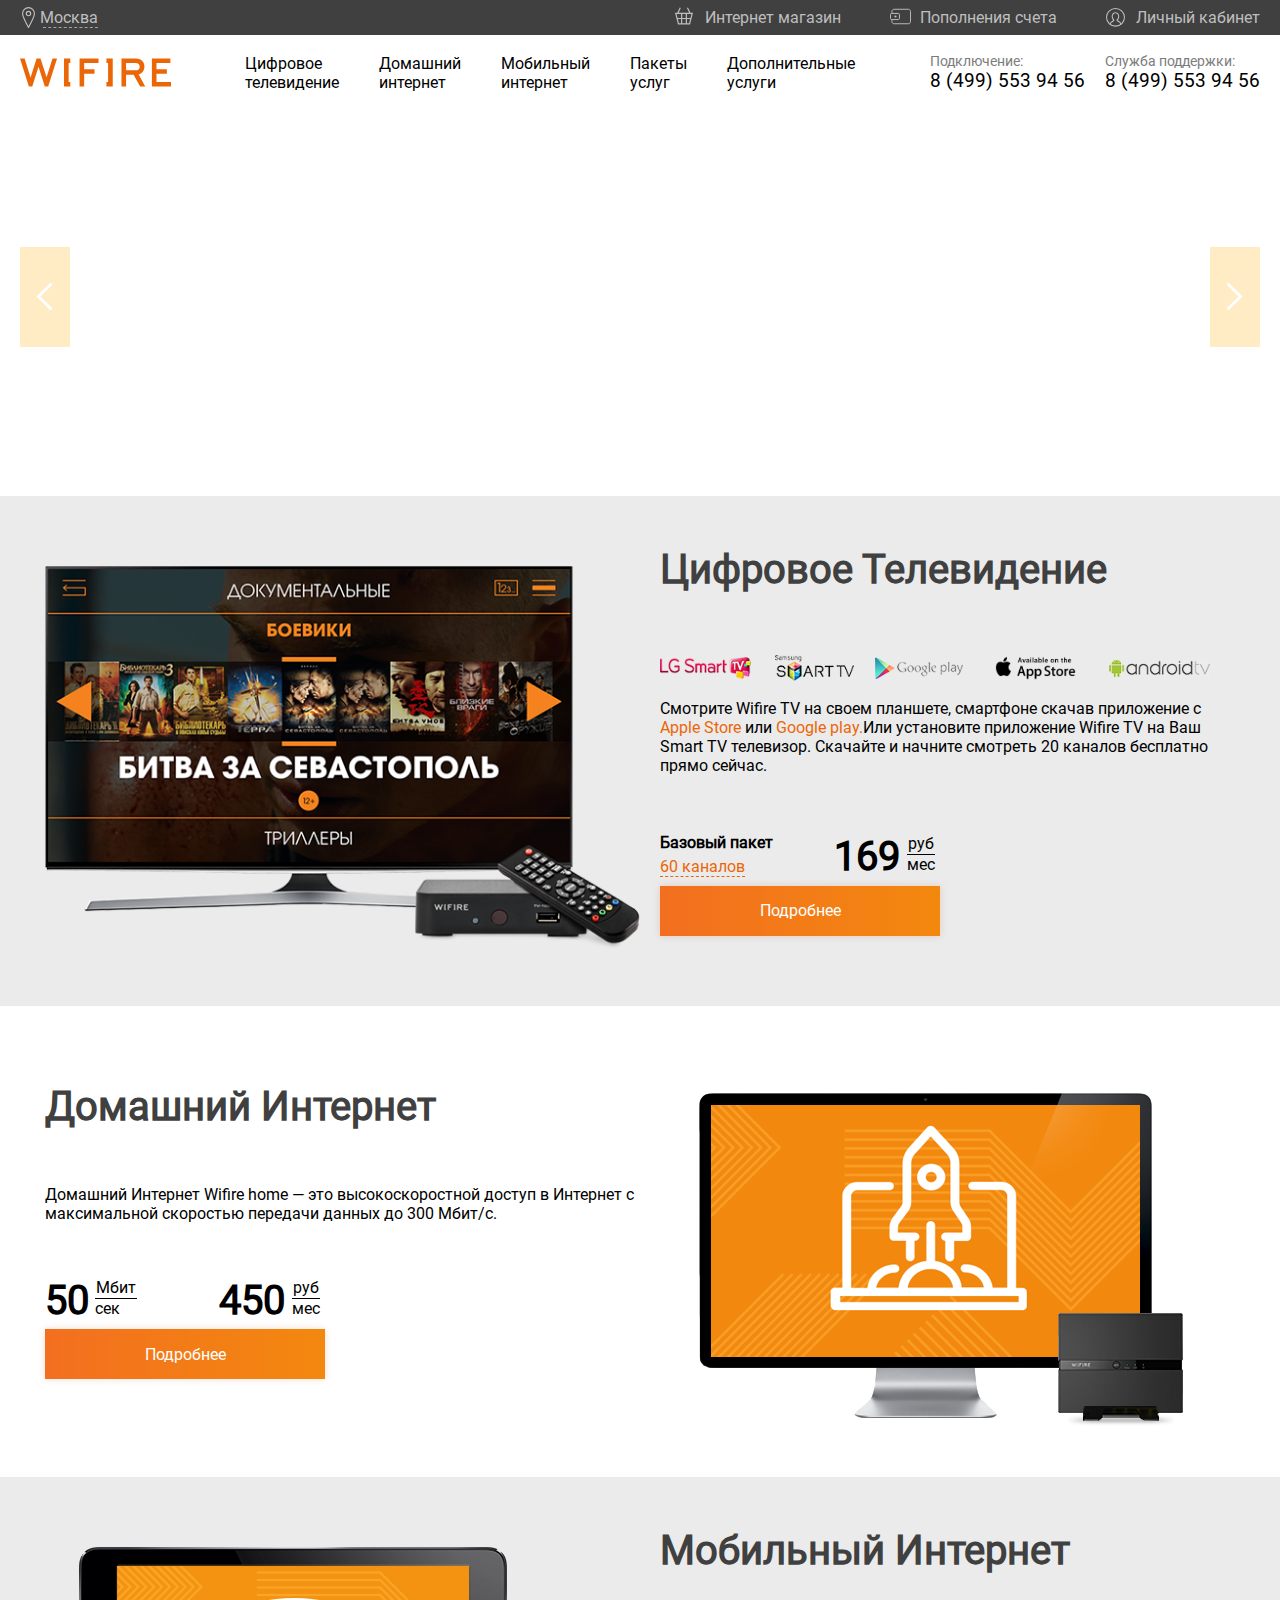
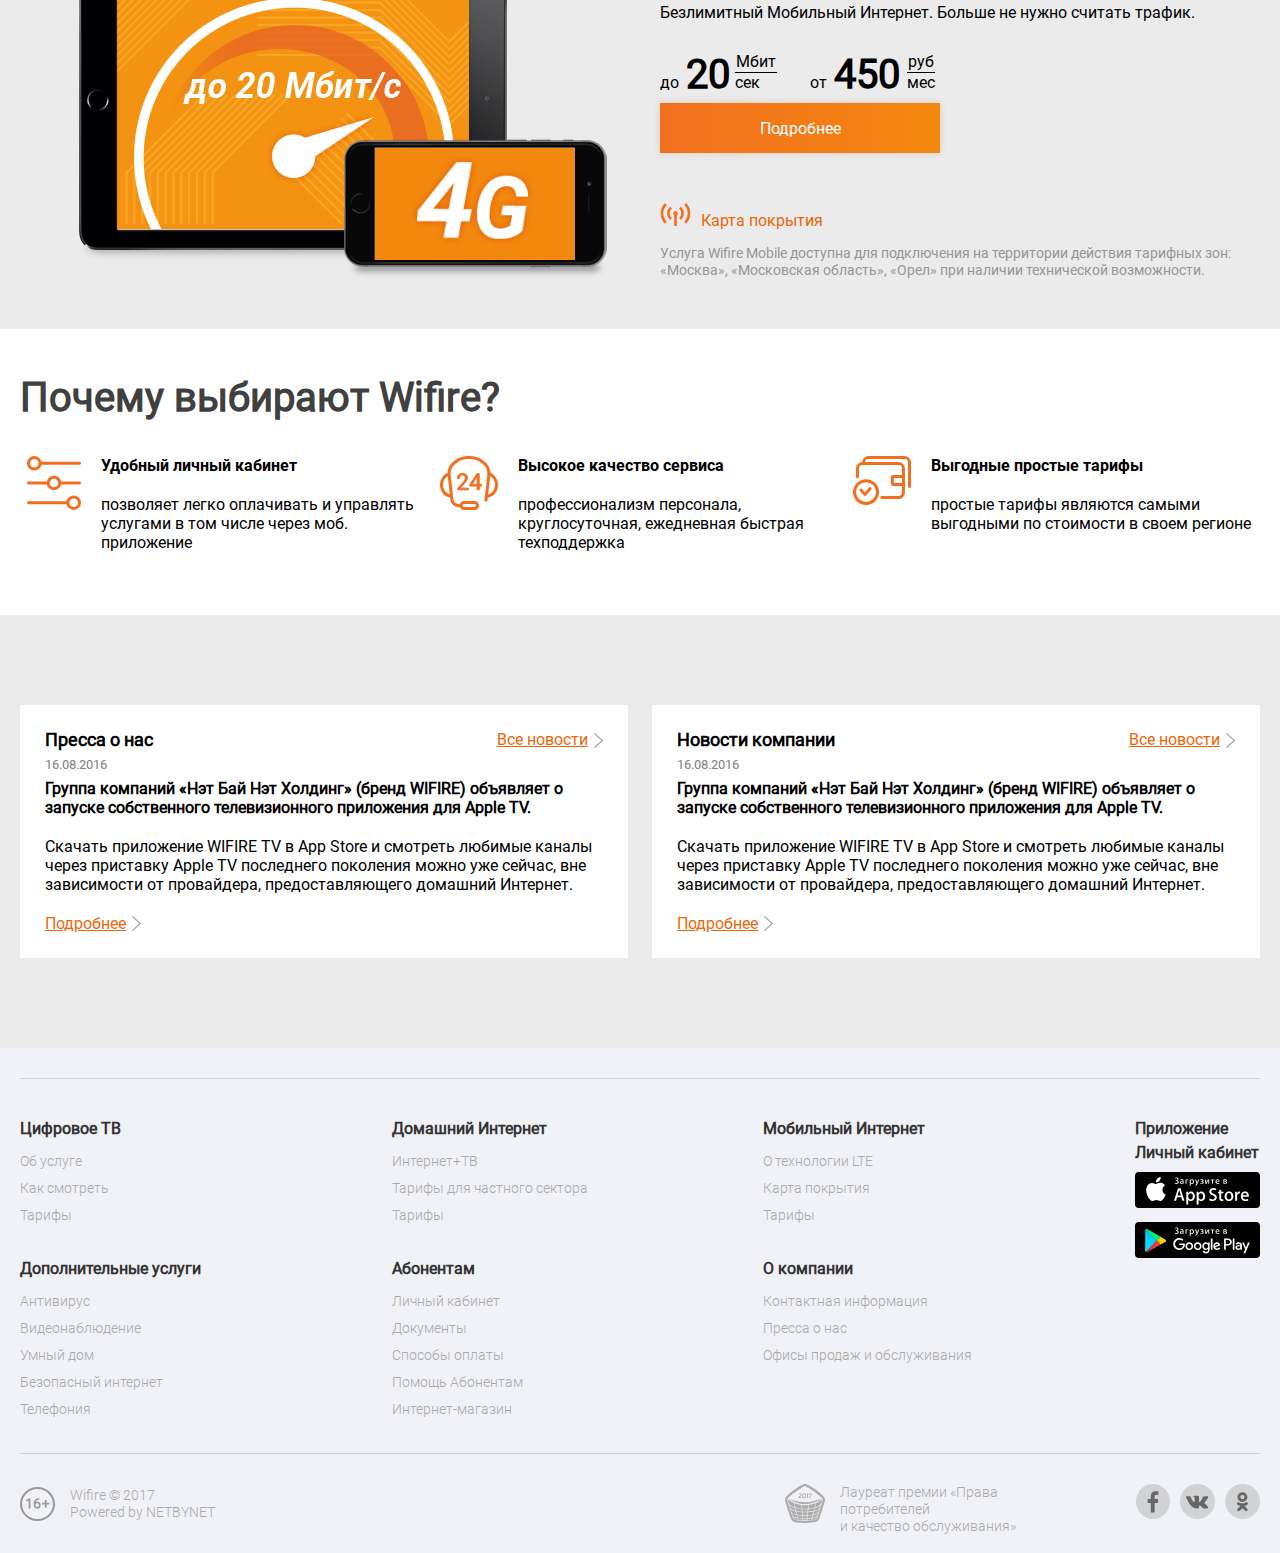
<file: WiFire/index.html>
<!DOCTYPE html>
<head>
	<meta charset="utf-8">
	<title>Заголовок</title>
	<meta name="description" content="">
	<meta http-equiv="X-UA-Compatible" content="IE=edge">
	<meta name="viewport" content="initial-scale=1, maximum-scale=1, user-scalable=no">
	<link rel="stylesheet" href="css/_main_page.min.css">
	<link rel="stylesheet" href="css/owl.carousel_main.css">
</head>
<html>
<body>
	<div class="wrap_menu_header">
		<div class="wrap_header_top_menu">
			<div class="container">
				<div class="menu_header">
					<div class="header_top">
						<div class="city">
							<a href="#">Москва</a>
						</div>
						<div class="panel_right mb_hidden">
							<a href="#" class="internet_shop">Интернет магазин</a>
							<a href="#" class="refill">Пополнения счета</a>
							<a href="#" class="personal_account">Личный кабинет</a>
						</div>
						<div class="panel_phone_tablet ds_hidden mb_hidden">
							<div class="wrap_panel_phone">
								<p>Подключение:<br/><span>8 (499) 553 94 56</span></p>
								<p>Служба поддержки:<br/><span>8 (499) 553 94 56</span></p>
							</div>	
						</div>
						<div class="panel_right_mobile ds_hidden tb_hidden">
							<div class="wrap_panel_mobile">
								<img src="img/header/pay.svg" alt="">
								<img src="img/header/lk.svg" class="lk_mobile" alt="">
							</div>
						</div>
					</div>
				</div>
			</div><!--end container-->
		</div><!--end wrap_header_top_menu-->
		<div class="wrap_header_bottom_menu">
			<div class="container">
				<div class="header_bottom_menu">
					<div class="logo">
						<img src="img/header/logo.svg" alt="">
					</div>
					<div class="wrap_menu mb_hidden">
						<div class="menu">
						<a href="#">Цифровое <br/> телевидение</a>
						<a href="#">Домашний <br/> интернет</a>
						<a href="#">Мобильный <br/> интернет</a>
						<a href="#">Пакеты <br/> услуг</a>
						<a href="#">Дополнительные <br/> услуги</a>
						</div>
					</div>
					<div class="panel_phone mb_hidden tb_hidden">
						<div class="wrap_panel_phone">
							<p>Подключение:<br/><span>8 (499) 553 94 56</span></p>
							<p>Служба поддержки:<br/><span>8 (499) 553 94 56</span></p>
						</div>	
					</div>
					<div class="wrap_panel_right_mobile ds_hidden tb_hidden">
						<div class="panel_right_mobile">
							<div class="phone" data-sidemenu="side_menu" data-current="side_phone">
								<img src="img/header/phone.svg" alt="">
							</div>
							<div class="wrap_burger">
								<a class="burger" data-sidemenu="side_phone" data-current="side_menu">
									<span></span>
								</a>
							</div>
						</div>
					</div>
				</div><!--end header_bottom_menu-->
			</div><!--end container-->
		</div><!--end wrap_header_bottom_menu-->		
	</div><!--end wrap-menu-header-->
	<div class="wrap">
		<div class="wrap_sidemenu ds_hidden tb_hidden">
			<div class="sidemenu">
				<ul class="side_menu">
					<li class="has-children">
						<a href="#">
							 Цифровое телевидение
						</a>
						<ul>
							<li><a href="history.html">История</a></li>
						</ul>
					</li>
					<li class="has-children">
						<a href="#">
							Домашний интернет
						</a>
						<ul>
							<li><a href="history.html">История</a></li>
						</ul>
					</li>
					<li>
						<a href="history.html">
							Мобильный интернет
						</a>
					</li>
					<li>
						<a href="history.html">
							Пакет услуг
						</a>
					</li>
					<li>
						<a href="history.html">
							Дополнительные услугу
						</a>
					</li>
				</ul>
				<ul class="side_phone">
					<li>
						<p>Подключение:</p><a href="#">8 (495) 553 94 56</a>
	 				</li>
	 				<li>
						<p>Служба поддержки:</p><a href="#">8 (495) 553 94 56</a>
	 				</li>
				</ul>
			</div>
		</div><!--end wrap_sidemenu-->
		<div class="wrap_banner">
			<div class="container">
				<div class="banner" style="background: url(https://www.wifire.ru/gwd/zima_2/fon.png) no-repeat">
					<!-- <iframe src="banner.html" frameborder="0"></iframe> -->
					<div class="owl-carousel owl-theme">
						<div class="item">
							<div class="mb_hidden">
								<iframe src="./slider/Banner/life_control/index.html" frameborder="0"></iframe>
							</div>
							<div class="tb_hidden ds_hidden">
								<img src="./slider/Banner/life_control/lc_mob.png" alt="">
							</div>
						</div>
						<div class="item">
							<div class="mb_hidden">
								<iframe src="./slider/Banner/cashe_back/index.html" frameborder="0"></iframe>
							</div>
							<div class="tb_hidden ds_hidden">
								<img src="./slider/Banner/cashe_back/mob_cashback_v1.png" alt="">
							</div>
						</div>
						<div class="item">
							<div class="mb_hidden">
								<iframe src="./slider/Banner/auto_pay/index.html" frameborder="0"></iframe>
							</div>
							<div class="tb_hidden ds_hidden">
								<img src="./slider/Banner/auto_pay/avtoplateg_mob_v1.png" alt="">
							</div>
						</div>					
					</div>		
				</div>
			</div>
		</div><!--end wrap_banner-->
		<div class="wrap_container_digital_tv">
	<div class="container">
		<div class="wrap_digital_tv">
			<div class="item tv">
			<div>
				<img src="img/main/tv.png" alt="">
			</div>		
			</div>
			<div class="item info">
				<h1>Цифровое Телевидение</h1>
				<div>
				<div class="wrap_imgs">
					<li><a href="#"><img src="img/main/lg.png" alt=""></a></li>
					<li><a href="#"><img src="img/main/samrt.png" alt=""></a></li>
					<li><a href="#"><img src="img/main/Google.png" alt=""></a></li>
					<li><a href="#"><img src="img/main/app.png" alt=""></a></li>
					<li><a href="#"><img src="img/main/android.png" alt=""></a></li>
				</div>
				<p>
				Смотрите Wifire TV на своем планшете, смартфоне скачав приложение с <a href="#">Apple Store</a>  или <a href="">Google play.</a>Или установите приложение Wifire TV на Ваш Smart TV телевизор. Скачайте и начните смотреть 20 каналов бесплатно прямо сейчас.</p>
				</div>				
				<div class="price">
					<div class="left">
						<p>Базовый пакет</p>
						<p><a href="#">60 каналов</a></p>
					</div>
					<div class="right">
						<span>169</span>
						<div class="rub">
							<p>руб</p>
							<p>мес</p>
						</div>
					</div>
					<button>Подробнее</button>
				</div>
			</div>

		</div>
	</div>
</div><!--end wrap_container_digital_tv-->
	<div class="wrap_container_home_internet">
		<div class="container">
			<div class="wrap_home_internet">
				<div class="item info">
				<h1>Домашний Интернет</h1>
					<div>
						<!-- <h1>Домашний Интернет</h1> -->
						<p>Домашний Интернет Wifire home — это высокоскоростной доступ в Интернет с максимальной скоростью передачи данных до 300 Мбит/с.</p>
					</div>
				<div class="price">
						<div class="left">
							<span>50</span>
							<div class="rub">
								<p>Мбит</p>
								<p>сек</p>
							</div>
						</div>
						<div class="right">
							<span>450</span>
							<div class="rub">
								<p>руб</p>
								<p>мес</p>
							</div>
						</div>
						<button>Подробнее</button>
					</div>
				</div>
				<div class="item tv">
					<div>
						<img src="img/main/internet.png" alt="">
					</div>		
				</div>
			</div>
		</div>
	</div>
	<div class="wrap_container_mobile_internet">
		<div class="container">
			<div class="wrap_mobile_internet">
					<div class="item tv">
						<div>
							<img src="img/main/lte.png" alt="">
						</div>	
					</div>
					<div class="item info">
					<h1>Мобильный Интернет</h1>
						<div>
							<p>Безлимитный Мобильный Интернет. Больше не нужно считать трафик.</p>
						</div>
						<div class="price">
							<div class="left">
								<em>до</em><span>20</span>
								<div class="rub">
									<p>Мбит</p>
									<p>сек</p>
								</div>
							</div>
							<div class="right">
								<em>от</em><span>450</span>
								<div class="rub">
									<p>руб</p>
									<p>мес</p>
								</div>
							</div>
							<button>Подробнее</button>
						</div>
						<div class="antena">
							<img src="img/main/antena.png" alt=""><a href="#">Карта покрытия</a>
							<p>Услуга Wifire Mobile доступна для подключения на территории действия тарифных зон: «Москва», «Московская область», «Орел» при наличии технической возможности.</p>
						</div>
					</div>
				</div>
			</div>
		</div>
	<div class="wrap_why_we">
		<div class="container">
			<div class="why_we">
				<h2>Почему выбирают Wifire?</h2>
				<div class="wrap_item">
					<div class="item">
						<img src="img/main/lk.svg" alt="">
						<h3>Удобный личный кабинет</h3>
						<p>позволяет легко оплачивать и  управлять услугами в том числе через моб. приложение</p>
					</div>
					<div class="item">
						<img src="img/main/servis.svg" alt="">
						<h3>Высокое качество сервиса</h3>
						<p>профессионализм персонала, круглосуточная, ежедневная 
			быстрая техподдержка</p>
					</div>
					<div class="item">
						<img src="img/main/tarifi.svg" alt="">
						<h3>Выгодные простые тарифы</h3>
						<p>простые тарифы являются самыми выгодными по стоимости в своем
			регионе</p>
					</div>
				</div>
			</div>
		</div>
	</div>
	<div class="wrap_news">
		<div class="container">
			<div class="news">
				<div class="item">
					<header><h2>Пресса о нас</h2><a href="#">Все новости</a></header>
					<div class="content">
						<div class="date">16.08.2016</div>
						<h4>Группа компаний «Нэт Бай Нэт Холдинг» (бренд WIFIRE) объявляет о запуске собственного телевизионного приложения для Apple TV.</h4>
						<p>Скачать приложение WIFIRE TV в App Store и смотреть любимые каналы через приставку Apple TV последнего поколения можно уже сейчас, вне зависимости 
	от провайдера, предоставляющего домашний Интернет.</p>
						<a href="#">Подробнее</a>
					</div>
				</div>
				<div class="item">
					<header><h2>Новости компании</h2><a href="#">Все новости</a></header>
					<div class="content">
						<div class="date">16.08.2016</div>
						<h4>Группа компаний «Нэт Бай Нэт Холдинг» (бренд WIFIRE) объявляет о запуске собственного телевизионного приложения для Apple TV.</h4>
						<p>Скачать приложение WIFIRE TV в App Store и смотреть любимые каналы через приставку Apple TV последнего поколения можно уже сейчас, вне зависимости 
	от провайдера, предоставляющего домашний Интернет.</p>
						<a href="#">Подробнее</a>
					</div>
				</div>
			</div>
		</div>
	</div>
	<footer>
			<div class="container">
				<div class="wrap_items mb_hidden">
					<div class="items">
						<div class="item">
							<h3>Цифровое ТВ</h3>
							<a href="#">Об услуге</a>
							<a href="#">Как смотреть</a>
							<a href="#">Тарифы</a>
						</div>
						<div class="item">
							<h3>Домашний Интернет</h3>
							<a href="#">Интернет+ТВ</a>
							<a href="#">Тарифы для частного сектора</a>
							<a href="#">Тарифы</a>
						</div>
						<div class="item">
							<h3>Мобильный Интернет</h3>
							<a href="#">О технологии LTE</a>
							<a href="#">Карта покрытия</a>
							<a href="#">Тарифы</a>
						</div>
						<div class="item">
							<h3>Дополнительные услуги</h3>
							<a href="#">Антивирус</a>
							<a href="#">Видеонаблюдение</a>
							<a href="#">Умный дом</a>
							<a href="#">Безопасный интернет</a>
							<a href="#">Телефония</a>
						</div>
						<div class="item">
							<h3>Абонентам</h3>
							<a href="#">Личный кабинет</a>
							<a href="#">Документы</a>
							<a href="#">Способы оплаты</a>
							<a href="#">Помощь Абонентам</a>
							<a href="#">Интернет-магазин</a>
						</div>
						<div class="item">
							<h3>О компании</h3>
							<a href="#">Контактная информация</a>
							<a href="#">Пресса о нас</a>
							<a href="#">Офисы продаж и обслуживания</a>
						</div>
					</div>
					<div class="items">
						<div class="item app">
							<h3>Приложение</h3>
							<h3>Личный кабинет</h3>
							<a href="#"><img src="img/App_Store.svg" alt=""></a>
							<a href="#"><img src="img/Google_Play.svg" alt=""></a>
						</div>
					</div>
				</div>
				<div class="footer_mobile ds_hidden tb_hidden">
					<ul class="footer_menu">
						<li class="has-children">
							<a href="#">
								 Цифровое ТВ
							</a>
							<ul>
								<li><a href="#">Об услуге</a></li>
								<li><a href="#">Как смотреть</a></li>
								<li><a href="#">Тарифы</a></li>
							</ul>
						</li>
						<li class="has-children">
							<a href="#">
								Домашний Интернет
							</a>
							<ul>
								<li><a href="#">Интернет+ТВ</a></li>
								<li><a href="#">Тарифы для частного сектора</a></li>
								<li><a href="#">Тарифы</a></li>
							</ul>
						</li>
						<li class="has-children">
							<a href="#">
								Мобильный интернет
							</a>
							<ul>
								<li><a href="#">О технологии LTE</a></li>
								<li><a href="#">Карта покрытия</a></li>
								<li><a href="#">Тарифы</a></li>
							</ul>
						</li>
						<li class="has-children">
							<a href="#">
								Дополнительные услуги
							</a>
							<ul>
								<li><a href="#">Антивирус</a></li>
								<li><a href="#">Видеонаблюдение</a></li>
								<li><a href="#">Умный дом</a></li>
								<li><a href="#">Безопасный интернет</a></li>
								<li><a href="#">Телефония</a></li>
							</ul>
						</li>
						<li class="has-children">
							<a href="#">
								Абонентам
							</a>
							<ul>
								<li><a href="#">Личный кабинет</a></li>
								<li><a href="#">Документы</a></li>
								<li><a href="#">Способы оплаты</a></li>
								<li><a href="#">Помощь Абонентам</a></li>
								<li><a href="#">Интернет-магазин</a></li>
							</ul>
						</li>
						<li class="has-children">
							<a href="#">
								О компании
							</a>
							<ul>
								<li><a href="#">Контактная информация</a></li>
								<li><a href="#">Пресса о нас</a></li>
								<li><a href="#">Способы оплаты</a></li>
							</ul>
						</li>
					</ul>
				</div>
				<div class="social">
					<div>
						<img src="img/16.svg" alt="">
						<div class="in_social">
							<p>Wifire &copy; 2017</p>
							<p>Powered by NETBYNET</p>
						</div>
					</div>
					<div>
						<span>
							<a href="#" class="premia"><img src="img/logo_premia.svg" alt="">Лауреат премии «Права потребителей <br/>и качество обслуживания»</a>
						</span>
						<span>
							<a href="#"><img src="img/fb.svg" alt=""></a>
						    <a href="#"><img src="img/vk.svg" alt=""></a>
						    <a href="#"><img src="img/ok.svg" alt=""></a>
						</span>
					</div>
					<div class="ds_hidden tb_hidden">
						<h3>Приложение</h3>
						<h3>Личный кабинет</h3>
						<a href="#"><img src="img/App_Store.svg" alt=""></a>
						<a href="#"><img src="img/Google_Play.svg" alt=""></a>
					</div>
				</div>
			</div>
		</footer>
	</div><!--end wrap-->
	<div class="overlay">
	</div>
</body>
<script src="js/main_page.min.js"></script>
</html>
</file>
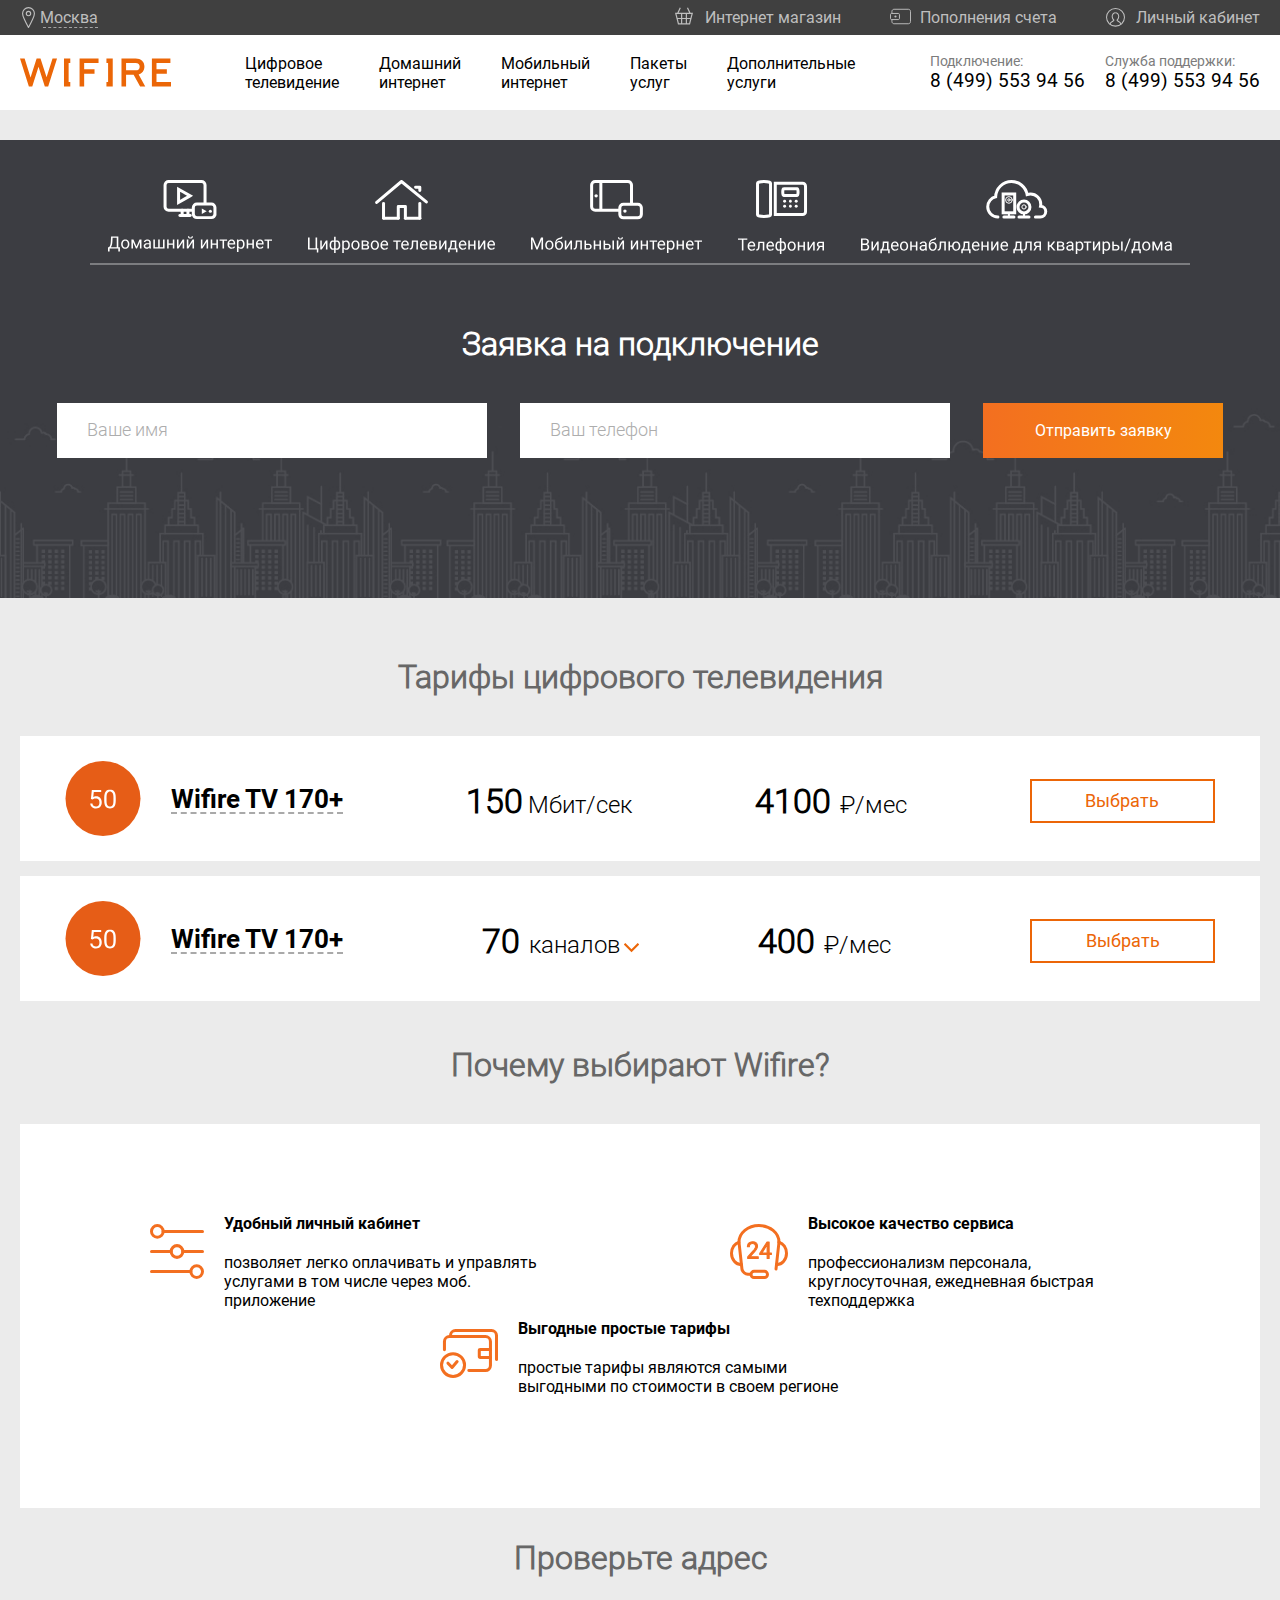
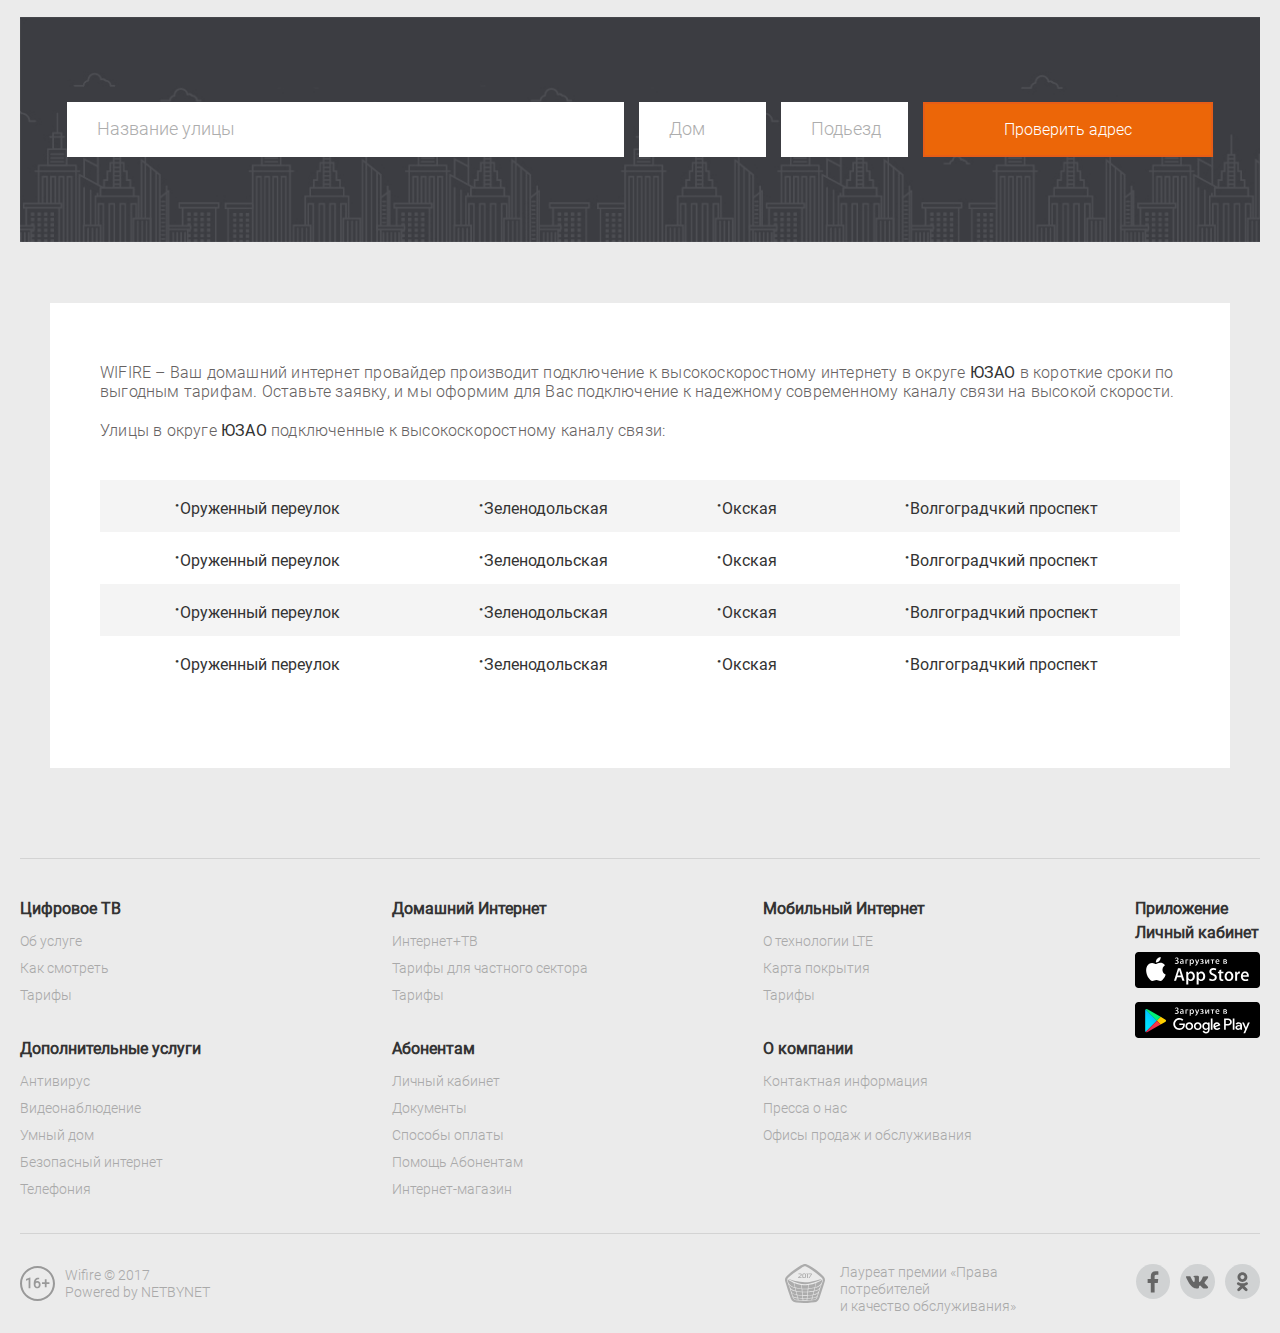
<file: WiFire/generation.html>
<!DOCTYPE html>
<html>
<head>
	<meta charset="utf-8">
	<title>Заголовок</title>
	<meta name="description" content="">
	<meta http-equiv="X-UA-Compatible" content="IE=edge">
	<meta name="viewport" content="initial-scale=1, maximum-scale=1, user-scalable=no">
	<link rel="stylesheet" href="css/_generate_page.min.css">
	<link rel="stylesheet" href="css/owl.carousel_generate.css">
</head>
<body>
	<div class="wrap_menu_header">
		<div class="wrap_header_top_menu">
			<div class="container">
				<div class="menu_header">
					<div class="header_top">
						<div class="city">
							<a href="#">Москва</a>
						</div>
						<div class="panel_right mb_hidden">
							<a href="#" class="internet_shop">Интернет магазин</a>
							<a href="#" class="refill">Пополнения счета</a>
							<a href="#" class="personal_account">Личный кабинет</a>
						</div>
						<div class="panel_phone_tablet ds_hidden mb_hidden">
							<div class="wrap_panel_phone">
								<p>Подключение:<br/><span>8 (499) 553 94 56</span></p>
								<p>Служба поддержки:<br/><span>8 (499) 553 94 56</span></p>
							</div>	
						</div>
						<div class="panel_right_mobile ds_hidden tb_hidden">
							<div class="wrap_panel_mobile">
								<img src="img/header/pay.svg" alt="">
								<img src="img/header/lk.svg" class="lk_mobile" alt="">
							</div>
						</div>
					</div>
				</div>
			</div><!--end container-->
		</div><!--end wrap_header_top_menu-->
		<div class="wrap_header_bottom_menu">
			<div class="container">
				<div class="header_bottom_menu">
					<div class="logo">
						<img src="img/header/logo.svg" alt="">
					</div>
					<div class="wrap_menu mb_hidden">
						<div class="menu">
						<a href="#">Цифровое <br/> телевидение</a>
						<a href="#">Домашний <br/> интернет</a>
						<a href="#">Мобильный <br/> интернет</a>
						<a href="#">Пакеты <br/> услуг</a>
						<a href="#">Дополнительные <br/> услуги</a>
						</div>
					</div>
					<div class="panel_phone mb_hidden tb_hidden">
						<div class="wrap_panel_phone">
							<p>Подключение:<br/><span>8 (499) 553 94 56</span></p>
							<p>Служба поддержки:<br/><span>8 (499) 553 94 56</span></p>
						</div>	
					</div>
					<div class="wrap_panel_right_mobile ds_hidden tb_hidden">
						<div class="panel_right_mobile">
							<div class="phone" data-sidemenu="side_menu" data-current="side_phone">
								<img src="img/header/phone.svg" alt="">
							</div>
							<div class="wrap_burger">
								<a class="burger" data-sidemenu="side_phone" data-current="side_menu">
									<span></span>
								</a>
							</div>
						</div>
					</div>
				</div><!--end header_bottom_menu-->
			</div><!--end container-->
		</div><!--end wrap_header_bottom_menu-->		
	</div><!--end wrap-menu-header-->
	<div class="wrap">
		<div class="wrap_sidemenu ds_hidden tb_hidden">
			<div class="sidemenu">
				<ul class="side_menu">
					<li class="has-children">
						<a href="#">
							 Цифровое телевидение
						</a>
						<ul>
							<li><a href="history.html">История</a></li>
						</ul>
					</li>
					<li class="has-children">
						<a href="#">
							Домашний интернет
						</a>
						<ul>
							<li><a href="history.html">История</a></li>
						</ul>
					</li>
					<li>
						<a href="history.html">
							Мобильный интернет
						</a>
					</li>
					<li>
						<a href="history.html">
							Пакет услуг
						</a>
					</li>
					<li>
						<a href="history.html">
							Дополнительные услугу
						</a>
					</li>
				</ul>
				<ul class="side_phone">
					<li>
						<p>Подключение:</p><a href="#">8 (495) 553 94 56</a>
	 				</li>
	 				<li>
						<p>Служба поддержки:</p><a href="#">8 (495) 553 94 56</a>
	 				</li>
				</ul>
			</div>
		</div><!--end wrap_sidemenu-->
		<div class="wrap_banner">
			<div class="container">
				<div class="banner">
					<!-- <iframe src="banner.html" frameborder="0"></iframe> -->
				</div>
			</div>
		</div><!--end wrap_banner-->
		<div class="wrap_generate_page_send_order">
			<div class="container">
				<div class="tabs tb_hidden mb_hidden">
					<div class="wrap_li">
						<li class="tab">
							<a href="#"><img src="img/generatePage/cifrovoe tv_txt.svg"></a>
						</li>
						<li class="tab">
							<a href="#"><img src="img/generatePage/dom_int_txt.svg"></a>
						</li>
						<li class="tab">
							<a href="#"><img src="img/generatePage/mob_int_txt.svg"></a>
						</li>
						<li class="tab">
							<a href="#"><img src="img/generatePage/telefonia_txt.svg"></a>
						</li>
						<li class="tab">
							<a href="#"><img src="img/generatePage/wf_camera_txt.svg"></a>
						</li>
					</div>
					<div class="line"></div>
				</div>
				<div class="owl-carousel owl-theme ds_hidden">
					<div class="item">
						<img src="img/generatePage/cifrovoe tv_txt.svg">
						<a href="#">Подробнее</a>
					</div>
					<div class="item">
						<img src="img/generatePage/dom_int_txt.svg">
						<a href="#">Подробнее</a>
					</div>
					<div class="item">
						<img src="img/generatePage/mob_int_txt.svg">
						<a href="#">Подробнее</a>
					</div>
					<div class="item">
						<img src="img/generatePage/telefonia_txt.svg">
						<a href="#">Подробнее</a>
					</div>
					<div class="item">
						<img src="img/generatePage/wf_camera_txt.svg">
						<a href="#">Подробнее</a>
					</div>
				</div>
				<div class="send_order">
					<div class="container">
						<h2 class="generate">Заявка на подключение</h2>
						<div class="wrap_form generate">
							<form action="#" id="form">
							<input type="text" placeholder="Ваше имя">
							<input type="text" id="phone" placeholder="Ваш телефон" required>
							<button type="submit" class="generate">
								Отправить заявку
							</button>
							</form>
						</div>		
					</div>
				</div><!--end send_order-->
			</div>
		</div>
		<div class="wrap_pakets">
			<div class="container">
				<h2>Тарифы цифрового телевидения</h2>
					<div class="wrap_paket">
						<div class="paket">
							<div class="name">
								<img src="img/HomeInternet/50.svg" alt="">
								<span>Wifire TV 170+</span>
							</div>
							<!-- <p class="kanal"><em>70</em> <span>каналов</span></p> -->
							<p class="speed"><em>150</em><span>Мбит/сек</span></p>
							<!-- <p class="trafic"><em>1</em><span>ГБ</span></p> -->
							<p class="price"><em>4100</em> <span>₽/мес</span></p>
							<p class="button"><button>Выбрать</button></p>

						</div>
						<div class="paket">
							<div class="name">
								<img src="img/HomeInternet/50.svg" alt="">
								<span>Wifire TV 170+</span>
							</div>
							<p class="kanal"><em>70</em> <span>каналов</span></p>
							<!-- <p class="speed"><em>50</em><span>Мбит/сек</span></p> -->
							<!-- <p class="trafic"><em>1</em><span>ГБ</span></p> -->
							<p class="price"><em>400</em> <span>₽/мес</span></p>
							<p class="button"><button>Выбрать</button></p>

						</div>
					</div>
				</div>
			</div>
		<div class="why_me">
			<div class="container">
				<h2>Почему выбирают Wifire?</h2>
				<div class="wrap_items">
					<div class="item">
						<div>
							<img src="img/main/lk.svg" alt="">
							<h3>Удобный личный кабинет</h3>
							<p>позволяет легко оплачивать и  управлять услугами в том числе через моб. приложение</p>
						</div>
					</div>
					<div class="item">
						<img src="img/main/servis.svg" alt="">
						<h3>Высокое качество сервиса</h3>
						<p>профессионализм персонала, круглосуточная, ежедневная 
			быстрая техподдержка</p>
					</div>
					<div class="item">
						<img src="img/main/tarifi.svg" alt="">
						<h3>Выгодные простые тарифы</h3>
						<p>простые тарифы являются самыми выгодными по стоимости в своем
			регионе</p>
					</div>
				</div>
			</div>
		</div>
		<div class="check_adress">
			<div class="container">
				<h2>Проверьте адрес</h2>
				<div class="wrap_check_adress">
					<form action="#">
						<input type="text" class="long" placeholder="Название улицы" required>
						<input type="text" class="small" placeholder="Дом" required>
						<input type="text" class="small" placeholder="Подьезд" required>
						<button type="submit">Проверить адрес</button>
					</form>
				</div>
			</div>
		</div>
		<div class="adress">
			<div class="container">
				<div class="wrap_adress">
					<p>WIFIRE – Ваш домашний интернет провайдер производит подключение к высокоскоростному интернету в округе <span>ЮЗАО</span> в короткие сроки по выгодным тарифам. Оставьте заявку, и мы оформим для Вас подключение к надежному современному каналу связи на высокой скорости.</p>
					<p>Улицы в округе <span>ЮЗАО</span> подключенные к высокоскоростному каналу связи:</p>
					<table>
						<tr>
							<td><span>&middot;</span>Оруженный переулок</td>
							<td><span>&middot;</span>Зеленодольская</td>
							<td><span>&middot;</span>Окская</td>
							<td><span>&middot;</span>Волгоградчкий проспект</td>
						</tr>
						<tr>
							<td><span>&middot;</span>Оруженный переулок</td>
							<td><span>&middot;</span>Зеленодольская</td>
							<td><span>&middot;</span>Окская</td>
							<td><span>&middot;</span>Волгоградчкий проспект</td>
						</tr>
						<tr>
							<td><span>&middot;</span>Оруженный переулок</td>
							<td><span>&middot;</span>Зеленодольская</td>
							<td><span>&middot;</span>Окская</td>
							<td><span>&middot;</span>Волгоградчкий проспект</td>
						</tr>
						<tr>
							<td><span>&middot;</span>Оруженный переулок</td>
							<td><span>&middot;</span>Зеленодольская</td>
							<td><span>&middot;</span>Окская</td>
							<td><span>&middot;</span>Волгоградчкий проспект</td>
						</tr>
					</table>
				</div>
				<div class="line"></div>
			</div>
		</div>
		<footer>
			<div class="container">
				<div class="wrap_items mb_hidden">
					<div class="items">
						<div class="item">
							<h3>Цифровое ТВ</h3>
							<a href="#">Об услуге</a>
							<a href="#">Как смотреть</a>
							<a href="#">Тарифы</a>
						</div>
						<div class="item">
							<h3>Домашний Интернет</h3>
							<a href="#">Интернет+ТВ</a>
							<a href="#">Тарифы для частного сектора</a>
							<a href="#">Тарифы</a>
						</div>
						<div class="item">
							<h3>Мобильный Интернет</h3>
							<a href="#">О технологии LTE</a>
							<a href="#">Карта покрытия</a>
							<a href="#">Тарифы</a>
						</div>
						<div class="item">
							<h3>Дополнительные услуги</h3>
							<a href="#">Антивирус</a>
							<a href="#">Видеонаблюдение</a>
							<a href="#">Умный дом</a>
							<a href="#">Безопасный интернет</a>
							<a href="#">Телефония</a>
						</div>
						<div class="item">
							<h3>Абонентам</h3>
							<a href="#">Личный кабинет</a>
							<a href="#">Документы</a>
							<a href="#">Способы оплаты</a>
							<a href="#">Помощь Абонентам</a>
							<a href="#">Интернет-магазин</a>
						</div>
						<div class="item">
							<h3>О компании</h3>
							<a href="#">Контактная информация</a>
							<a href="#">Пресса о нас</a>
							<a href="#">Офисы продаж и обслуживания</a>
						</div>
					</div>
					<div class="items">
						<div class="item app">
							<h3>Приложение</h3>
							<h3>Личный кабинет</h3>
							<a href="#"><img src="img/App_Store.svg" alt=""></a>
							<a href="#"><img src="img/Google_Play.svg" alt=""></a>
						</div>
					</div>
				</div>
				<div class="footer_mobile ds_hidden tb_hidden">
					<ul class="footer_menu">
						<li class="has-children">
							<a href="#">
								 Цифровое ТВ
							</a>
							<ul>
								<li><a href="#">Об услуге</a></li>
								<li><a href="#">Как смотреть</a></li>
								<li><a href="#">Тарифы</a></li>
							</ul>
						</li>
						<li class="has-children">
							<a href="#">
								Домашний Интернет
							</a>
							<ul>
								<li><a href="#">Интернет+ТВ</a></li>
								<li><a href="#">Тарифы для частного сектора</a></li>
								<li><a href="#">Тарифы</a></li>
							</ul>
						</li>
						<li class="has-children">
							<a href="#">
								Мобильный интернет
							</a>
							<ul>
								<li><a href="#">О технологии LTE</a></li>
								<li><a href="#">Карта покрытия</a></li>
								<li><a href="#">Тарифы</a></li>
							</ul>
						</li>
						<li class="has-children">
							<a href="#">
								Дополнительные услуги
							</a>
							<ul>
								<li><a href="#">Антивирус</a></li>
								<li><a href="#">Видеонаблюдение</a></li>
								<li><a href="#">Умный дом</a></li>
								<li><a href="#">Безопасный интернет</a></li>
								<li><a href="#">Телефония</a></li>
							</ul>
						</li>
						<li class="has-children">
							<a href="#">
								Абонентам
							</a>
							<ul>
								<li><a href="#">Личный кабинет</a></li>
								<li><a href="#">Документы</a></li>
								<li><a href="#">Способы оплаты</a></li>
								<li><a href="#">Помощь Абонентам</a></li>
								<li><a href="#">Интернет-магазин</a></li>
							</ul>
						</li>
						<li class="has-children">
							<a href="#">
								О компании
							</a>
							<ul>
								<li><a href="#">Контактная информация</a></li>
								<li><a href="#">Пресса о нас</a></li>
								<li><a href="#">Способы оплаты</a></li>
							</ul>
						</li>
					</ul>
				</div>
				<div class="social">
					<div>
						<img src="img/16.svg" alt="">
						<div class="in_social">
							<p>Wifire &copy; 2017</p>
							<p>Powered by NETBYNET</p>
						</div>
					</div>
					<div>
						<span>
							<a href="#" class="premia"><img src="img/logo_premia.svg" alt="">Лауреат премии «Права потребителей <br/>и качество обслуживания»</a>
						</span>
						<span>
							<a href="#"><img src="img/fb.svg" alt=""></a>
						    <a href="#"><img src="img/vk.svg" alt=""></a>
						    <a href="#"><img src="img/ok.svg" alt=""></a>
						</span>
					</div>
					<div class="ds_hidden tb_hidden">
						<h3>Приложение</h3>
						<h3>Личный кабинет</h3>
						<a href="#"><img src="img/App_Store.svg" alt=""></a>
						<a href="#"><img src="img/Google_Play.svg" alt=""></a>
					</div>
				</div>
			</div>
		</footer>
	</div><!--end wrap-->
	<div class="overlay">
	</div>
</body>
<script src="js/generatePage.min.js"></script>
</html>
</file>
<file: WiFire/css/_main_page.min.css>
@font-face{font-family:RobotoRegular;src:url(../fonts/RobotoRegular/Roboto-Regular.ttf)}@font-face{font-family:RobotoBold;src:url(../fonts/RobotoBold/Roboto-Bold.ttf)}@font-face{font-family:RobotoLight;src:url(../fonts/RobotoLight/Roboto-Light.ttf)}@font-face{font-family:RobotoMedium;src:url(../fonts/RobotoMedium/Roboto-Medium.ttf)}@font-face{font-family:RobotoThin;src:url(../fonts/RobotoThin/Roboto-Thin.ttf)}*{padding:0;margin:0;list-style:none;font-family:RobotoRegular;font-size:1em;outline:0;-webkit-box-sizing:border-box;box-sizing:border-box;-webkit-text-size-adjust:100%;-ms-text-size-adjust:100%;text-size-adjust:100%}body,html{width:100%;overscroll-behavior-x:contain;overflow-x:hidden}.disableScrollMobile{-ms-touch-action:none;touch-action:none}.container{max-width:1400px;width:100%;margin:0 auto}@media all and (max-width:1400px){.container{padding:0 20px}}@media all and (min-width:300px) and (max-width:1024px){.container{padding:0 15px}}@media all and (min-width:1025px){.ds_hidden{display:none!important}}@media all and (min-width:871px) and (max-width:1024px){.tb_hidden{display:none!important}}@media all and (min-width:300px) and (max-width:870px){.mb_hidden{display:none!important}}.overlayVisible{position:fixed;top:86px;width:100%;height:100%;left:0;background:rgba(0,0,0,.7);z-index:100}.popUpVisible{position:fixed;top:0;left:0;width:100%;height:100%;background:rgba(0,0,0,.7);z-index:1000;display:-webkit-box;display:-webkit-flex;display:-ms-flexbox;display:flex;-webkit-box-pack:center;-webkit-justify-content:center;-ms-flex-pack:center;justify-content:center;-webkit-box-align:center;-webkit-align-items:center;-ms-flex-align:center;align-items:center;height:100vh}.error{border:1px solid red!important}.takesPaket{border:2px solid #ec6608}.buttonActive{color:#fff!important;background:#c44f14!important;border:none}.disableScroll{height:100%;overflow:hidden}.wrap{background-color:#eff2f7;padding-top:2px}@media all and (min-width:300px) and (max-width:870px){.wrap{padding-top:83px}}.wrap::before{display:none}@media only screen and (max-width:870px){.wrap::before{content:'mobile'}}@media only screen and (min-width:871px){.wrap::before{content:'tablet'}}@media only screen and (min-width:1025px){.wrap::before{content:'desktop'}}@media all and (min-width:300px) and (max-width:870px){.not_padding{padding-top:0!important}}::-webkit-input-placeholder{color:#adadad;font-size:1.1em;font-family:RobotoLight;padding-left:10px}::-moz-placeholder{color:#adadad}:-moz-placeholder{color:#adadad}.wrap{background:#fff}.burger{height:100%;width:100%;display:-webkit-box;display:-webkit-flex;display:-ms-flexbox;display:flex;-webkit-box-pack:center;-webkit-justify-content:center;-ms-flex-pack:center;justify-content:center;z-index:10;cursor:pointer;overflow:hidden;white-space:nowrap;color:transparent;position:relative}.burger span{position:absolute;top:50%;-webkit-transition:background 0s;transition:background 0s;right:11px}.burger span{display:inline-block;height:2.5px;width:33px;background:#000}.burger span::after,.burger span::before{position:absolute;display:inline-block;height:2.5px;width:33px;background:#000}.burger span::after,.burger span::before{content:"";-webkit-transform:translateZ(0);transform:translateZ(0);-webkit-backface-visibility:hidden;backface-visibility:hidden;-webkit-transform-origin:0 50%;-ms-transform-origin:0 50%;transform-origin:0 50%;-webkit-transition:-webkit-transform .1s;transition:transform .1s}.burger span::before{top:-10px}.burger span::after{top:10px}.nav-mobile-is-visible span{background:rgba(255,255,255,0)}.nav-mobile-is-visible span::after,.nav-mobile-is-visible span::before{background:#fff!important}.nav-mobile-is-visible{background:#ec6608;-webkit-transition:background .1s;transition:background .1s}.nav-mobile-is-visible span::before{-webkit-transform:translateX(4px) translateY(-4px) rotate(45deg);-ms-transform:translateX(4px) translateY(-4px) rotate(45deg);transform:translateX(4px) translateY(-4px) rotate(45deg)}.nav-mobile-is-visible span::after{-webkit-transform:translateX(3px) translateY(-1px) rotate(-45deg);-ms-transform:translateX(3px) translateY(-1px) rotate(-45deg);transform:translateX(3px) translateY(-1px) rotate(-45deg)}@media all and (min-width:300px) and (max-width:870px){.wrap_menu_header{position:fixed;left:0;top:0;width:100%;z-index:1000;-webkit-box-shadow:0 0 10px rgba(200,200,200,.7);box-shadow:0 0 10px rgba(200,200,200,.7)}}.wrap_menu_header .wrap_header_top_menu{background:#404040}.wrap_menu_header .wrap_header_top_menu .header_top{background:#404040;display:-webkit-box;display:-webkit-flex;display:-ms-flexbox;display:flex;-webkit-box-pack:justify;-webkit-justify-content:space-between;-ms-flex-pack:justify;justify-content:space-between;-webkit-box-align:center;-webkit-align-items:center;-ms-flex-align:center;align-items:center}.wrap_menu_header .wrap_header_top_menu .header_top a{text-decoration:none;color:#bebebe;font-size:1em;cursor:pointer}.wrap_menu_header .wrap_header_top_menu .header_top p{font-size:1em;color:#bebebe}.wrap_menu_header .wrap_header_top_menu .header_top p span{font-size:1em;color:#fff}.wrap_menu_header .wrap_header_top_menu .header_top .city a{background-image:url(../img/header/city.svg);padding:1px 0 1px 20px;background-repeat:no-repeat;display:-webkit-box;display:-webkit-flex;display:-ms-flexbox;display:flex;position:relative;-webkit-box-pack:center;-webkit-justify-content:center;-ms-flex-pack:center;justify-content:center;-webkit-box-align:center;-webkit-align-items:center;-ms-flex-align:center;align-items:center;cursor:pointer}@media only screen and (max-width:870px){.wrap_menu_header .wrap_header_top_menu .header_top .city a{background-image:url(../img/header/city_mobile.svg);background-position:0 0;padding:1px 0 1px 25px;font-size:.8em;font-weight:700}}.wrap_menu_header .wrap_header_top_menu .header_top .city a:after{content:"";position:absolute;width:70%;border-bottom:1px dashed #a3a3a3;bottom:0;left:30%;height:2px}@media only screen and (max-width:870px){.wrap_menu_header .wrap_header_top_menu .header_top .city a:after{left:34%;width:63%;bottom:2px}}.wrap_menu_header .wrap_header_top_menu .header_top .panel_right a{margin-right:45px;padding-left:30px;padding:1px 0 1px 30px;background-repeat:no-repeat;cursor:pointer}.wrap_menu_header .wrap_header_top_menu .header_top .panel_right a:last-child{margin-right:0}@media only screen and (min-width:871px) and (max-width:1024px){.wrap_menu_header .wrap_header_top_menu .header_top .panel_right a{margin-right:10px}}@media only screen and (max-width:960px){.wrap_menu_header .wrap_header_top_menu .header_top .panel_right a{font-size:.9em;padding:2px 0 2px 24px}}.wrap_menu_header .wrap_header_top_menu .header_top .panel_right .internet_shop{background-image:url(../img/header/shop.svg);background-position:left -2px}.wrap_menu_header .wrap_header_top_menu .header_top .panel_right .refill{background-image:url(../img/header/pay.svg);background-position:left -2px}.wrap_menu_header .wrap_header_top_menu .header_top .panel_right .personal_account{background-image:url(../img/header/lk.svg);background-position:left -1px}.wrap_menu_header .wrap_header_top_menu .header_top .panel_phone_tablet .wrap_panel_phone{display:-webkit-box;display:-webkit-flex;display:-ms-flexbox;display:flex;-webkit-box-align:center;-webkit-align-items:center;-ms-flex-align:center;align-items:center}.wrap_menu_header .wrap_header_top_menu .header_top .panel_phone_tablet .wrap_panel_phone p{margin-right:23px}.wrap_menu_header .wrap_header_top_menu .header_top .panel_phone_tablet .wrap_panel_phone p:last-child{margin-right:0}@media only screen and (max-width:960px){.wrap_menu_header .wrap_header_top_menu .header_top .panel_phone_tablet .wrap_panel_phone p{font-size:.9em}}.wrap_menu_header .wrap_header_top_menu .header_top .panel_right_mobile .wrap_panel_mobile{display:-webkit-box;display:-webkit-flex;display:-ms-flexbox;display:flex;-webkit-box-pack:center;-webkit-justify-content:center;-ms-flex-pack:center;justify-content:center;-webkit-box-align:center;-webkit-align-items:center;-ms-flex-align:center;align-items:center}.wrap_menu_header .wrap_header_top_menu .header_top .panel_right_mobile .wrap_panel_mobile a,.wrap_menu_header .wrap_header_top_menu .header_top .panel_right_mobile .wrap_panel_mobile img{height:25px;margin-right:30px}.wrap_menu_header .wrap_header_top_menu .header_top .panel_right_mobile .wrap_panel_mobile a:last-child,.wrap_menu_header .wrap_header_top_menu .header_top .panel_right_mobile .wrap_panel_mobile img:last-child{margin-right:3px}.wrap_menu_header .wrap_header_top_menu .header_top .panel_right_mobile .wrap_panel_mobile .lk_mobile{height:25px}@media only screen and (min-width:1024px){.wrap_menu_header .wrap_header_top_menu .header_top{height:35px}}@media only screen and (min-width:871px) and (max-width:1024px){.wrap_menu_header .wrap_header_top_menu .header_top{height:50px}}@media only screen and (max-width:870px){.wrap_menu_header .wrap_header_top_menu .header_top{height:33px}}.wrap_menu_header .wrap_header_bottom_menu{background-color:#fff;display:-webkit-box;display:-webkit-flex;display:-ms-flexbox;display:flex;-webkit-box-align:center;-webkit-align-items:center;-ms-flex-align:center;align-items:center}@media only screen and (min-width:320px) and (max-width:1024px){.wrap_menu_header .wrap_header_bottom_menu .container{padding:0 0 0 15px!important}}.wrap_menu_header .wrap_header_bottom_menu .header_bottom_menu{display:-webkit-box;display:-webkit-flex;display:-ms-flexbox;display:flex;-webkit-box-align:center;-webkit-align-items:center;-ms-flex-align:center;align-items:center;-webkit-box-pack:justify;-webkit-justify-content:space-between;-ms-flex-pack:justify;justify-content:space-between}.wrap_menu_header .wrap_header_bottom_menu .header_bottom_menu .logo{display:-webkit-box;display:-webkit-flex;display:-ms-flexbox;display:flex;-webkit-box-pack:center;-webkit-justify-content:center;-ms-flex-pack:center;justify-content:center;-webkit-box-align:center;-webkit-align-items:center;-ms-flex-align:center;align-items:center}@media only screen and (max-width:870px){.wrap_menu_header .wrap_header_bottom_menu .header_bottom_menu .logo img{width:150px}}@media only screen and (max-width:320px){.wrap_menu_header .wrap_header_bottom_menu .header_bottom_menu .logo img{width:100px}}@media only screen and (min-width:871px) and (max-width:1024px){.wrap_menu_header .wrap_header_bottom_menu .header_bottom_menu .wrap_menu{width:75%}}.wrap_menu_header .wrap_header_bottom_menu .header_bottom_menu .wrap_menu .menu{display:-webkit-box;display:-webkit-flex;display:-ms-flexbox;display:flex;-webkit-box-align:center;-webkit-align-items:center;-ms-flex-align:center;align-items:center}@media only screen and (min-width:871px) and (max-width:1024px){.wrap_menu_header .wrap_header_bottom_menu .header_bottom_menu .wrap_menu .menu{-webkit-justify-content:space-around;-ms-flex-pack:distribute;justify-content:space-around}}.wrap_menu_header .wrap_header_bottom_menu .header_bottom_menu .wrap_menu .menu a{color:#000;text-decoration:none;margin-right:40px;font-size:1em;padding:19px 0;cursor:pointer;position:relative}@media only screen and (max-width:1400px){.wrap_menu_header .wrap_header_bottom_menu .header_bottom_menu .wrap_menu .menu a{font-size:1em}.wrap_menu_header .wrap_header_bottom_menu .header_bottom_menu .wrap_menu .menu a:last-child{margin-right:0}}@media only screen and (max-width:1200px){.wrap_menu_header .wrap_header_bottom_menu .header_bottom_menu .wrap_menu .menu a{margin-right:20px}}@media only screen and (max-width:1090px){.wrap_menu_header .wrap_header_bottom_menu .header_bottom_menu .wrap_menu .menu a{margin-right:10px}}.wrap_menu_header .wrap_header_bottom_menu .header_bottom_menu .wrap_menu .menu a:hover:after{content:"";width:100%;height:4px;background-color:#ec6608;position:absolute;bottom:0;left:0}.wrap_menu_header .wrap_header_bottom_menu .header_bottom_menu .panel_phone .wrap_panel_phone{display:-webkit-box;display:-webkit-flex;display:-ms-flexbox;display:flex;-webkit-box-align:center;-webkit-align-items:center;-ms-flex-align:center;align-items:center}.wrap_menu_header .wrap_header_bottom_menu .header_bottom_menu .panel_phone .wrap_panel_phone p{margin-right:40px;font-size:.9em;color:#7c7c7c}@media only screen and (max-width:1400px){.wrap_menu_header .wrap_header_bottom_menu .header_bottom_menu .panel_phone .wrap_panel_phone p{margin-right:20px}}@media only screen and (max-width:1070px){.wrap_menu_header .wrap_header_bottom_menu .header_bottom_menu .panel_phone .wrap_panel_phone p{margin-right:10px}}.wrap_menu_header .wrap_header_bottom_menu .header_bottom_menu .panel_phone .wrap_panel_phone p:last-child{margin-right:0}.wrap_menu_header .wrap_header_bottom_menu .header_bottom_menu .panel_phone .wrap_panel_phone p span{font-size:1.5em;color:#000}@media only screen and (max-width:1400px){.wrap_menu_header .wrap_header_bottom_menu .header_bottom_menu .panel_phone .wrap_panel_phone p span{font-size:1.3em}}@media only screen and (max-width:1070px){.wrap_menu_header .wrap_header_bottom_menu .header_bottom_menu .panel_phone .wrap_panel_phone p span{font-size:1.2em}}.wrap_menu_header .wrap_header_bottom_menu .header_bottom_menu .panel_right_mobile{display:-webkit-box;display:-webkit-flex;display:-ms-flexbox;display:flex}.wrap_menu_header .wrap_header_bottom_menu .header_bottom_menu .panel_right_mobile .phone{height:50px;width:60px;display:-webkit-box;display:-webkit-flex;display:-ms-flexbox;display:flex;-webkit-box-pack:center;-webkit-justify-content:center;-ms-flex-pack:center;justify-content:center}.wrap_menu_header .wrap_header_bottom_menu .header_bottom_menu .panel_right_mobile .wrap_burger{height:50px;width:60px;display:-webkit-box;display:-webkit-flex;display:-ms-flexbox;display:flex;-webkit-box-pack:center;-webkit-justify-content:center;-ms-flex-pack:center;justify-content:center;-webkit-box-align:center;-webkit-align-items:center;-ms-flex-align:center;align-items:center}@media only screen and (min-width:1024px){.wrap_menu_header .wrap_header_bottom_menu{height:75px}}@media only screen and (min-width:871px) and (max-width:1024px){.wrap_menu_header .wrap_header_bottom_menu{height:75px}}@media only screen and (max-width:870px){.wrap_menu_header .wrap_header_bottom_menu{height:50px}}.sidemenu{position:absolute;z-index:100;width:100%;top:83px;left:0;background-color:#fff;visibility:hidden;opacity:0;-webkit-font-smoothing:antialiased;max-height:100vh;-moz-osx-font-smoothing:grayscale;overflow:hidden;-webkit-transition:opacity .2s 0s,visibility 0s .2s;transition:opacity .2s 0s,visibility 0s .2s}.sidemenu-is-visible{opacity:1;-webkit-overflow-scrolling:touch;visibility:visible;overflow:hidden;-webkit-transition:opacity .2s 0s,visibility 0s 0s;transition:opacity .2s 0s,visibility 0s 0s;z-index:1000;border-top:1px solid #ebebeb}.sidemenu a{display:block;padding:1em 0;position:relative;font-family:RobotoLight;text-decoration:none}.sidemenu .side_menu{display:block}.sidemenu .side_menu li a{padding-left:17px;padding-right:11px;color:#000;font-size:.9em;border-bottom:1px solid #ebebeb}.sidemenu .side_phone{display:none}.sidemenu .side_phone li{padding-left:17px;padding-right:11px;display:-webkit-box;display:-webkit-flex;display:-ms-flexbox;display:flex;-webkit-box-pack:justify;-webkit-justify-content:space-between;-ms-flex-pack:justify;justify-content:space-between;-webkit-box-align:center;-webkit-align-items:center;-ms-flex-align:center;align-items:center;border-bottom:1px solid #ebebeb}.sidemenu .side_phone li a{color:#ec6608}@media all and (max-width:320px){.sidemenu .side_phone li a{font-size:.9em!important}}.sidemenu .side_phone li p{color:#7c7c7c;font-size:.9em}.sidemenu .has-children ul{position:relative;width:100%;display:none;background-color:#f6f2f2}.sidemenu .has-children ul li::hover{cursor:pointer}.sidemenu .has-children ul li a{padding-left:35px}.sidemenu .has-children ul li a::after{background:0 0}.sidemenu .has-children a::after{position:absolute;content:"";width:16px;height:16px;right:22px;top:50%;bottom:auto;-webkit-transform:translateY(-50%);-ms-transform:translateY(-50%);transform:translateY(-50%);background:url(../img/header/cd_arrow.svg);background-repeat:no-repeat}.sidemenu .selected ul{display:block}.sidemenu .selected a::after{-webkit-transform:translateY(-50%) rotate(180deg);-ms-transform:translateY(-50%) rotate(180deg);transform:translateY(-50%) rotate(180deg)}@media all and (min-width:300px) and (max-width:870px){.wrap_banner .container{padding:0!important}}.wrap_banner .banner img{-webkit-box-shadow:0 14px 24px rgba(240,108,22,.38);box-shadow:0 14px 24px rgba(240,108,22,.38);display:block;max-width:100%;max-height:100%}.wrap_banner .banner iframe{width:100%;border:none;height:380px}.wrap_container_digital_tv{background-color:#ebebeb}.wrap_container_digital_tv .wrap_digital_tv{display:-webkit-box;display:-webkit-flex;display:-ms-flexbox;display:flex;-webkit-box-pack:center;-webkit-justify-content:center;-ms-flex-pack:center;justify-content:center;padding:50px 25px;background:#ebebeb}@media screen and (max-width:870px){.wrap_container_digital_tv .wrap_digital_tv{-webkit-box-orient:vertical;-webkit-box-direction:normal;-webkit-flex-direction:column;-ms-flex-direction:column;flex-direction:column;padding:30px 0}}@media screen and (max-width:420px){.wrap_container_digital_tv .wrap_digital_tv{padding:15px 0}}.wrap_container_digital_tv .wrap_digital_tv .item{width:-webkit-calc(100% / 2);width:calc(100% / 2)}@media screen and (max-width:870px){.wrap_container_digital_tv .wrap_digital_tv .item{width:100%}}.wrap_container_digital_tv .wrap_digital_tv .item h1{font-size:2.5em;color:#404040}@media screen and (max-width:1024px){.wrap_container_digital_tv .wrap_digital_tv .item h1{font-size:2em}}@media screen and (max-width:970px){.wrap_container_digital_tv .wrap_digital_tv .item h1{margin-bottom:10px}}@media screen and (max-width:420px){.wrap_container_digital_tv .wrap_digital_tv .item h1{font-size:1.8em}}.wrap_container_digital_tv .wrap_digital_tv .tv img{display:block;max-height:100%;max-width:100%;margin-top:30px;margin:20px auto 0}.wrap_container_digital_tv .wrap_digital_tv .info{display:-webkit-box;display:-webkit-flex;display:-ms-flexbox;display:flex;-webkit-box-orient:vertical;-webkit-box-direction:normal;-webkit-flex-direction:column;-ms-flex-direction:column;flex-direction:column;-webkit-box-pack:justify;-webkit-justify-content:space-between;-ms-flex-pack:justify;justify-content:space-between;padding-left:20px}@media screen and (max-width:1270px){.wrap_container_digital_tv .wrap_digital_tv .info{padding-left:20px}}@media screen and (max-width:870px){.wrap_container_digital_tv .wrap_digital_tv .info{padding-left:0}}@media screen and (max-width:420px){.wrap_container_digital_tv .wrap_digital_tv .info p{font-size:.9em}}.wrap_container_digital_tv .wrap_digital_tv .info p a{color:#ec6608;text-decoration:none}.wrap_container_digital_tv .wrap_digital_tv .info .wrap_imgs{display:-webkit-box;display:-webkit-flex;display:-ms-flexbox;display:flex;-webkit-box-pack:justify;-webkit-justify-content:space-between;-ms-flex-pack:justify;justify-content:space-between;-webkit-box-align:center;-webkit-align-items:center;-ms-flex-align:center;align-items:center;margin-bottom:10px}.wrap_container_digital_tv .wrap_digital_tv .info .wrap_imgs img{width:80%}.wrap_container_digital_tv .wrap_digital_tv .info .price{width:280px}@media screen and (max-width:970px){.wrap_container_digital_tv .wrap_digital_tv .info .price{margin-top:20px}}.wrap_container_digital_tv .wrap_digital_tv .info .price .left{float:left}.wrap_container_digital_tv .wrap_digital_tv .info .price .left p{margin-bottom:10px}.wrap_container_digital_tv .wrap_digital_tv .info .price .left p:nth-child(1){font-weight:700;margin-bottom:5px}.wrap_container_digital_tv .wrap_digital_tv .info .price .left p a{border-bottom:dashed 1px #ec6608;text-decoration:none;color:#ec6608}.wrap_container_digital_tv .wrap_digital_tv .info .price .right{float:right;position:relative;padding-right:40px}.wrap_container_digital_tv .wrap_digital_tv .info .price .right span{font-size:2.5em;font-weight:700}.wrap_container_digital_tv .wrap_digital_tv .info .price .right .rub{position:absolute;top:0;right:5px}.wrap_container_digital_tv .wrap_digital_tv .info .price .right .rub p:nth-child(1){border-bottom:1px solid #000;display:inline-block;padding:1px}.wrap_container_digital_tv .wrap_digital_tv .info button{margin-bottom:20px}.wrap_home_internet{display:-webkit-box;display:-webkit-flex;display:-ms-flexbox;display:flex;-webkit-box-pack:center;-webkit-justify-content:center;-ms-flex-pack:center;justify-content:center;padding:50px 25px}@media screen and (max-width:870px){.wrap_home_internet{-webkit-box-orient:vertical;-webkit-box-direction:reverse;-webkit-flex-direction:column-reverse;-ms-flex-direction:column-reverse;flex-direction:column-reverse;padding:30px 0}}@media screen and (max-width:420px){.wrap_home_internet{padding:15px 0}}.wrap_home_internet .item{width:-webkit-calc(100% / 2);width:calc(100% / 2)}@media screen and (max-width:870px){.wrap_home_internet .item{width:100%}}.wrap_home_internet .item h1{font-size:2.5em;color:#404040}@media screen and (max-width:1024px){.wrap_home_internet .item h1{font-size:2em}}@media screen and (max-width:970px){.wrap_home_internet .item h1{margin:10px 0}}@media screen and (max-width:420px){.wrap_home_internet .item h1{font-size:1.9em}}.wrap_home_internet .tv img{display:block;max-height:100%;max-width:100%;margin-top:30px;margin:30px auto 0}.wrap_home_internet .info{display:-webkit-box;display:-webkit-flex;display:-ms-flexbox;display:flex;-webkit-box-orient:vertical;-webkit-box-direction:normal;-webkit-flex-direction:column;-ms-flex-direction:column;flex-direction:column;-webkit-justify-content:space-around;-ms-flex-pack:distribute;justify-content:space-around;padding-left:40px}@media screen and (max-width:1400px){.wrap_home_internet .info{padding-left:0}}@media screen and (max-width:1270px){.wrap_home_internet .info{padding-right:40px}}@media screen and (max-width:870px){.wrap_home_internet .info{padding:0}}@media screen and (max-width:420px){.wrap_home_internet .info p{font-size:.9em}}.wrap_home_internet .info .price{width:280px;margin-bottom:20px}@media screen and (max-width:970px){.wrap_home_internet .info .price{margin-top:20px}}.wrap_home_internet .info .price .left{float:left;position:relative;top:0;padding-right:40px;margin-bottom:5px}.wrap_home_internet .info .price .left span{font-size:2.5em;font-weight:700}.wrap_home_internet .info .price .left .rub{position:absolute;top:0;left:50px}.wrap_home_internet .info .price .left .rub p:nth-child(1){border-bottom:1px solid #000;display:inline-block;padding:1px}.wrap_home_internet .info .price .right{float:right;position:relative;top:0;padding-right:40px}.wrap_home_internet .info .price .right span{font-size:2.5em;font-weight:700}.wrap_home_internet .info .price .right .rub{position:absolute;top:0;right:5px}.wrap_home_internet .info .price .right .rub p:nth-child(1){border-bottom:1px solid #000;display:inline-block;padding:1px}.wrap_container_mobile_internet{background-color:#ebebeb}.wrap_container_mobile_internet .wrap_mobile_internet{display:-webkit-box;display:-webkit-flex;display:-ms-flexbox;display:flex;-webkit-box-pack:center;-webkit-justify-content:center;-ms-flex-pack:center;justify-content:center;padding:50px 25px;background:#ebebeb}@media screen and (max-width:870px){.wrap_container_mobile_internet .wrap_mobile_internet{-webkit-box-orient:vertical;-webkit-box-direction:normal;-webkit-flex-direction:column;-ms-flex-direction:column;flex-direction:column;padding:30px 0}}@media screen and (max-width:420px){.wrap_container_mobile_internet .wrap_mobile_internet{padding:15px 0}}.wrap_container_mobile_internet .wrap_mobile_internet .item{width:-webkit-calc(100% / 2);width:calc(100% / 2)}@media screen and (max-width:870px){.wrap_container_mobile_internet .wrap_mobile_internet .item{width:100%}}.wrap_container_mobile_internet .wrap_mobile_internet .item h1{font-size:2.5em;color:#404040}@media screen and (max-width:1024px){.wrap_container_mobile_internet .wrap_mobile_internet .item h1{font-size:2em}}@media screen and (max-width:970px){.wrap_container_mobile_internet .wrap_mobile_internet .item h1{margin:10px 0}}@media screen and (max-width:420px){.wrap_container_mobile_internet .wrap_mobile_internet .item h1{font-size:1.8em}}.wrap_container_mobile_internet .wrap_mobile_internet .tv img{display:block;max-height:100%;max-width:100%;margin-top:30px;margin:20px auto 0}.wrap_container_mobile_internet .wrap_mobile_internet .info{display:-webkit-box;display:-webkit-flex;display:-ms-flexbox;display:flex;-webkit-box-orient:vertical;-webkit-box-direction:normal;-webkit-flex-direction:column;-ms-flex-direction:column;flex-direction:column;-webkit-box-pack:justify;-webkit-justify-content:space-between;-ms-flex-pack:justify;justify-content:space-between;padding-left:20px}@media screen and (max-width:1270px){.wrap_container_mobile_internet .wrap_mobile_internet .info{padding-left:20px}}@media screen and (max-width:870px){.wrap_container_mobile_internet .wrap_mobile_internet .info{padding:0}}@media screen and (max-width:420px){.wrap_container_mobile_internet .wrap_mobile_internet .info p{font-size:.9em}}.wrap_container_mobile_internet .wrap_mobile_internet .info p a{color:#ec6608;text-decoration:none}.wrap_container_mobile_internet .wrap_mobile_internet .info .wrap_imgs{display:-webkit-box;display:-webkit-flex;display:-ms-flexbox;display:flex;-webkit-box-pack:justify;-webkit-justify-content:space-between;-ms-flex-pack:justify;justify-content:space-between;-webkit-box-align:center;-webkit-align-items:center;-ms-flex-align:center;align-items:center;margin-bottom:10px}.wrap_container_mobile_internet .wrap_mobile_internet .info .wrap_imgs img{width:80%}.wrap_container_mobile_internet .wrap_mobile_internet .info .price{width:280px}@media screen and (max-width:970px){.wrap_container_mobile_internet .wrap_mobile_internet .info .price{margin-top:20px}}.wrap_container_mobile_internet .wrap_mobile_internet .info .price em{font-style:normal;padding-right:7px}.wrap_container_mobile_internet .wrap_mobile_internet .info .price .left{float:left;position:relative;top:0;padding-right:40px;margin-bottom:5px}.wrap_container_mobile_internet .wrap_mobile_internet .info .price .left span{font-size:2.5em;font-weight:700}.wrap_container_mobile_internet .wrap_mobile_internet .info .price .left .rub{position:absolute;top:0;left:75px}.wrap_container_mobile_internet .wrap_mobile_internet .info .price .left .rub p:nth-child(1){border-bottom:1px solid #000;display:inline-block;padding:1px}.wrap_container_mobile_internet .wrap_mobile_internet .info .price .right{float:right;position:relative;top:0;padding-right:40px}.wrap_container_mobile_internet .wrap_mobile_internet .info .price .right span{font-size:2.5em;font-weight:700}.wrap_container_mobile_internet .wrap_mobile_internet .info .price .right .rub{position:absolute;top:0;right:5px}.wrap_container_mobile_internet .wrap_mobile_internet .info .price .right .rub p:nth-child(1){border-bottom:1px solid #000;display:inline-block;padding:1px}.wrap_container_mobile_internet .wrap_mobile_internet .info .price button{margin-bottom:20px}.wrap_container_mobile_internet .wrap_mobile_internet .info .antena img{padding-right:10px}.wrap_container_mobile_internet .wrap_mobile_internet .info .antena a{text-decoration:none;color:#ec6608}.wrap_container_mobile_internet .wrap_mobile_internet .info .antena p{font-size:.9em;color:#959595;margin-top:15px}@media screen and (max-width:420px){.wrap_container_mobile_internet .wrap_mobile_internet .info .antena p{font-size:.8em}}.wrap_why_we{background:#fff;padding:45px 0}@media screen and (max-width:870px){.wrap_why_we{padding:15px 0}}@media screen and (max-width:420px){.wrap_why_we{padding:5px 0}}.wrap_why_we .why_we h2{margin-bottom:35px;font-size:2.5em;color:#404040}@media screen and (max-width:1024px){.wrap_why_we .why_we h2{font-size:2em}}@media screen and (max-width:970px){.wrap_why_we .why_we h2{margin:10px 0}}@media screen and (max-width:420px){.wrap_why_we .why_we h2{font-size:1.8em}}.wrap_why_we .why_we .wrap_item{display:-webkit-box;display:-webkit-flex;display:-ms-flexbox;display:flex;-webkit-box-pack:justify;-webkit-justify-content:space-between;-ms-flex-pack:justify;justify-content:space-between;margin-top:25px;-webkit-flex-wrap:wrap;-ms-flex-wrap:wrap;flex-wrap:wrap}@media screen and (max-width:1300px){.wrap_why_we .why_we .wrap_item{-webkit-justify-content:space-around;-ms-flex-pack:distribute;justify-content:space-around}}.wrap_why_we .why_we .wrap_item .item{width:400px}@media screen and (max-width:1024px){.wrap_why_we .why_we .wrap_item .item{margin-bottom:15px}}.wrap_why_we .why_we .wrap_item .item img{float:left;padding-right:20px;padding-bottom:60px}.wrap_why_we .why_we .wrap_item .item h3{margin-bottom:20px;font-weight:700;font-family:RobotoBold}@media screen and (max-width:871px){.wrap_why_we .why_we .wrap_item .item h3{margin-bottom:5px}}.wrap_news{background:#ebebeb;padding:90px 0}@media screen and (max-width:870px){.wrap_news{padding:40px 0}}@media screen and (max-width:420px){.wrap_news{padding:30px 0}}@media screen and (max-width:420px){.wrap_news .container{padding:0!important}}.wrap_news .news{display:-webkit-box;display:-webkit-flex;display:-ms-flexbox;display:flex;-webkit-box-pack:justify;-webkit-justify-content:space-between;-ms-flex-pack:justify;justify-content:space-between}@media screen and (max-width:870px){.wrap_news .news{-webkit-box-orient:vertical;-webkit-box-direction:normal;-webkit-flex-direction:column;-ms-flex-direction:column;flex-direction:column}}.wrap_news .news .item{padding:25px;width:-webkit-calc(98% / 2);width:calc(98% / 2);background:#fff}@media screen and (max-width:870px){.wrap_news .news .item{width:100%;margin-bottom:15px}}.wrap_news .news .item header{display:-webkit-box;display:-webkit-flex;display:-ms-flexbox;display:flex;-webkit-box-pack:justify;-webkit-justify-content:space-between;-ms-flex-pack:justify;justify-content:space-between}.wrap_news .news .item header h2{font-size:1.1em}.wrap_news .news .item header a{color:#ec6608;background-image:url(../img/arrow.png);padding-right:15px;background-repeat:no-repeat;background-position:center right}.wrap_news .news .item .content .date{font-size:.8em;margin:7px 0;color:gray}.wrap_news .news .item .content h4{margin-bottom:20px;font-size:1em}.wrap_news .news .item .content p{margin-bottom:20px}.wrap_news .news .item .content a{color:#ec6608;background-image:url(../img/arrow.png);padding-right:15px;background-repeat:no-repeat;background-position:center right}button{width:280px;height:50px;background-color:#f36f20;-webkit-box-shadow:0 0 7px rgba(189,76,7,.19);box-shadow:0 0 7px rgba(189,76,7,.19);cursor:pointer;border:none;color:#fff;background-image:-webkit-linear-gradient(right,#f3880e,rgba(243,136,14,0));background-image:-webkit-gradient(linear,right top,left top,from(#f3880e),to(rgba(243,136,14,0)));background-image:linear-gradient(to left,#f3880e,rgba(243,136,14,0))}button:hover{background-color:#fe6305;color:#fff}.sidemenu{position:absolute;z-index:100;width:100%;top:83px;left:0;background-color:#fff;visibility:hidden;opacity:0;-webkit-font-smoothing:antialiased;max-height:100vh;-moz-osx-font-smoothing:grayscale;overflow:hidden;-webkit-transition:opacity .2s 0s,visibility 0s .2s;transition:opacity .2s 0s,visibility 0s .2s}.sidemenu-is-visible{opacity:1;-webkit-overflow-scrolling:touch;visibility:visible;overflow:hidden;-webkit-transition:opacity .2s 0s,visibility 0s 0s;transition:opacity .2s 0s,visibility 0s 0s;z-index:1000;border-top:1px solid #ebebeb}.sidemenu a{display:block;padding:1em 0;position:relative;font-family:RobotoLight;text-decoration:none}.sidemenu .side_menu{display:block}.sidemenu .side_menu li a{padding-left:17px;padding-right:11px;color:#000;font-size:.9em;border-bottom:1px solid #ebebeb}.sidemenu .side_phone{display:none}.sidemenu .side_phone li{padding-left:17px;padding-right:11px;display:-webkit-box;display:-webkit-flex;display:-ms-flexbox;display:flex;-webkit-box-pack:justify;-webkit-justify-content:space-between;-ms-flex-pack:justify;justify-content:space-between;-webkit-box-align:center;-webkit-align-items:center;-ms-flex-align:center;align-items:center;border-bottom:1px solid #ebebeb}.sidemenu .side_phone li a{color:#ec6608}@media all and (max-width:320px){.sidemenu .side_phone li a{font-size:.9em!important}}.sidemenu .side_phone li p{color:#7c7c7c;font-size:.9em}.sidemenu .has-children ul{position:relative;width:100%;display:none;background-color:#f6f2f2}.sidemenu .has-children ul li::hover{cursor:pointer}.sidemenu .has-children ul li a{padding-left:35px}.sidemenu .has-children ul li a::after{background:0 0}.sidemenu .has-children a::after{position:absolute;content:"";width:16px;height:16px;right:22px;top:50%;bottom:auto;-webkit-transform:translateY(-50%);-ms-transform:translateY(-50%);transform:translateY(-50%);background:url(../img/header/cd_arrow.svg);background-repeat:no-repeat}.sidemenu .selected ul{display:block}.sidemenu .selected a::after{-webkit-transform:translateY(-50%) rotate(180deg);-ms-transform:translateY(-50%) rotate(180deg);transform:translateY(-50%) rotate(180deg)}footer{padding:30px 0 0;background-color:#f1f2f7}@media all and (max-width:871px){footer{padding:30px 0;margin-top:0;border-top:1px solid #d3d3d3}}footer .wrap_items{-webkit-box-pack:justify;-webkit-justify-content:space-between;-ms-flex-pack:justify;justify-content:space-between;display:-webkit-box;display:-webkit-flex;display:-ms-flexbox;display:flex;border-top:1px solid #d3d3d3;padding-top:40px}footer .wrap_items .items{display:-webkit-box;display:-webkit-flex;display:-ms-flexbox;display:flex;-webkit-box-pack:justify;-webkit-justify-content:space-between;-ms-flex-pack:justify;justify-content:space-between}footer .wrap_items .items:first-child{-webkit-box-flex:2;-webkit-flex-grow:2;-ms-flex-positive:2;flex-grow:2;-webkit-flex-wrap:wrap;-ms-flex-wrap:wrap;flex-wrap:wrap;width:100%}footer .wrap_items .items:first-child .item{width:-webkit-calc(100%/3);width:calc(100%/3);padding-bottom:30px}footer .wrap_items .items .item{display:-webkit-box;display:-webkit-flex;display:-ms-flexbox;display:flex;-webkit-box-orient:vertical;-webkit-box-direction:normal;-webkit-flex-direction:column;-ms-flex-direction:column;flex-direction:column;font-family:RobotoLight}footer .wrap_items .items .item h3{color:#333;padding-bottom:10px;font-size:1em}footer .wrap_items .items .item a{color:#a9a9a9;font-size:.9em;text-decoration:none;font-family:RobotoLight;padding:5px 0}footer .wrap_items .items .app h3{padding-bottom:5px}footer .social{padding:30px 0;display:-webkit-box;display:-webkit-flex;display:-ms-flexbox;display:flex;-webkit-box-pack:justify;-webkit-justify-content:space-between;-ms-flex-pack:justify;justify-content:space-between;border-top:1px solid #d3d3d3}@media all and (max-width:870px){footer .social{padding:20px 0;border-top:none}}@media all and (max-width:870px){footer .social{-webkit-box-orient:vertical;-webkit-box-direction:reverse;-webkit-flex-direction:column-reverse;-ms-flex-direction:column-reverse;flex-direction:column-reverse}}footer .social div:first-child{display:-webkit-box;display:-webkit-flex;display:-ms-flexbox;display:flex;-webkit-box-align:center;-webkit-align-items:center;-ms-flex-align:center;align-items:center}@media all and (max-width:870px){footer .social div:first-child{padding:10px 0}}footer .social div:first-child img{margin-left:0}footer .social div:first-child .in_social{display:-webkit-box;display:-webkit-flex;display:-ms-flexbox;display:flex;-webkit-box-orient:vertical;-webkit-box-direction:normal;-webkit-flex-direction:column;-ms-flex-direction:column;flex-direction:column;margin-left:15px;color:#a9a9a9;-webkit-box-align:start;-webkit-align-items:flex-start;-ms-flex-align:start;align-items:flex-start}footer .social div:first-child .in_social p{font-family:RobotoLight;font-size:.9em}@media all and (max-width:320px){footer .social div:first-child .in_social p{font-size:.8em}}footer .social div:nth-child(2){display:-webkit-box;display:-webkit-flex;display:-ms-flexbox;display:flex}@media all and (max-width:870px){footer .social div:nth-child(2){-webkit-box-orient:vertical;-webkit-box-direction:reverse;-webkit-flex-direction:column-reverse;-ms-flex-direction:column-reverse;flex-direction:column-reverse}}footer .social div:nth-child(2) span{display:-webkit-box;display:-webkit-flex;display:-ms-flexbox;display:flex}@media all and (max-width:870px){footer .social div:nth-child(2) span{padding:10px 0 10px}}@media all and (max-width:870px){footer .social div:nth-child(2) span a img{margin-right:15px!important}}footer .social div:nth-child(2) span .premia{display:-webkit-box;display:-webkit-flex;display:-ms-flexbox;display:flex;margin-right:40px;text-decoration:none;color:#a9a9a9;font-size:.9em;font-family:RobotoLight}footer .social div:nth-child(2) span .premia img{margin-right:15px}footer .social div:last-child{margin:0 auto;text-align:center}footer .social div:last-child h3{padding:3px 0}footer .social div:last-child a{margin-right:10px;margin-top:10px;display:inline-block}footer .social img{margin-left:10px}@media all and (max-width:320px){footer .social img{height:30px}}@media all and (max-width:870px){footer .social img{margin-left:0}}footer .footer_mobile .footer_menu a{display:block;padding:1em 0;position:relative;font-family:RobotoLight;text-decoration:none;border-bottom:1px solid #d3d3d3;color:#a9a9a9;font-size:.9em}footer .footer_mobile .footer_menu .footer_menu{display:block}footer .footer_mobile .footer_menu .footer_menu li a{padding-left:17px;padding-right:11px;font-size:.9em}footer .footer_mobile .footer_menu .footer_menu li{padding-left:17px;padding-right:11px;display:-webkit-box;display:-webkit-flex;display:-ms-flexbox;display:flex;-webkit-box-pack:justify;-webkit-justify-content:space-between;-ms-flex-pack:justify;justify-content:space-between;-webkit-box-align:center;-webkit-align-items:center;-ms-flex-align:center;align-items:center}footer .footer_mobile .footer_menu .has-children ul{position:relative;width:100%;display:none;background-color:#fff}footer .footer_mobile .footer_menu .has-children ul li::hover{cursor:pointer}footer .footer_mobile .footer_menu .has-children ul li a{padding-left:25px}footer .footer_mobile .footer_menu .has-children ul li a::after{background:0 0}footer .footer_mobile .footer_menu .has-children a::after{position:absolute;content:"";width:16px;height:16px;right:5px;top:50%;bottom:auto;-webkit-transform:translateY(-50%);-ms-transform:translateY(-50%);transform:translateY(-50%);background:url(../img/header/cd_arrow.svg);background-repeat:no-repeat}footer .footer_mobile .footer_menu .selected ul{display:block}footer .footer_mobile .footer_menu .selected a::after{-webkit-transform:translateY(-50%) rotate(180deg);-ms-transform:translateY(-50%) rotate(180deg);transform:translateY(-50%) rotate(180deg)}
</file>
<file: WiFire/css/_generate_page.min.css>
@font-face{font-family:RobotoRegular;src:url(../fonts/RobotoRegular/Roboto-Regular.ttf)}@font-face{font-family:RobotoBold;src:url(../fonts/RobotoBold/Roboto-Bold.ttf)}@font-face{font-family:RobotoLight;src:url(../fonts/RobotoLight/Roboto-Light.ttf)}@font-face{font-family:RobotoMedium;src:url(../fonts/RobotoMedium/Roboto-Medium.ttf)}@font-face{font-family:RobotoThin;src:url(../fonts/RobotoThin/Roboto-Thin.ttf)}*{padding:0;margin:0;list-style:none;font-family:RobotoRegular;font-size:1em;outline:0;-webkit-box-sizing:border-box;box-sizing:border-box;-webkit-text-size-adjust:100%;-ms-text-size-adjust:100%;text-size-adjust:100%}body,html{overflow-x:hidden}.container{max-width:1400px;width:100%;margin:0 auto}@media all and (max-width:1400px){.container{padding:0 20px}}@media all and (min-width:300px) and (max-width:1024px){.container{padding:0 15px}}@media all and (min-width:1025px){.ds_hidden{display:none!important}}@media all and (min-width:871px) and (max-width:1024px){.tb_hidden{display:none!important}}@media all and (min-width:300px) and (max-width:870px){.mb_hidden{display:none!important}}.overlayVisible{position:fixed;top:86px;width:100%;height:100%;left:0;background:rgba(0,0,0,.7);z-index:100}.popUpVisible{position:fixed;top:0;left:0;width:100%;height:100%;background:rgba(0,0,0,.7);z-index:1000;display:-webkit-box;display:-webkit-flex;display:-ms-flexbox;display:flex;-webkit-box-pack:center;-webkit-justify-content:center;-ms-flex-pack:center;justify-content:center;-webkit-box-align:center;-webkit-align-items:center;-ms-flex-align:center;align-items:center;height:100vh}.error{border:1px solid red!important}.takesPaket{border:1px solid #ec6608;-webkit-box-shadow:0 1px 8px rgba(0,0,0,.5);box-shadow:0 1px 8px rgba(0,0,0,.5)}.buttonActive{color:#fff!important;background:#ec6608!important}.wrap{background-color:#ebebeb;padding-top:30px}@media all and (min-width:300px) and (max-width:870px){.wrap{padding-top:83px}}.wrap::before{display:none}@media only screen and (max-width:870px){.wrap::before{content:'mobile'}}@media only screen and (min-width:871px){.wrap::before{content:'tablet'}}@media only screen and (min-width:1024px){.wrap::before{content:'desktop'}}::-webkit-input-placeholder{color:#adadad;font-size:1.1em;font-family:RobotoLight;padding-left:10px}::-moz-placeholder{color:#adadad}:-moz-placeholder{color:#adadad}.burger{height:100%;width:100%;display:-webkit-box;display:-webkit-flex;display:-ms-flexbox;display:flex;-webkit-box-pack:center;-webkit-justify-content:center;-ms-flex-pack:center;justify-content:center;z-index:10;cursor:pointer;overflow:hidden;white-space:nowrap;color:transparent;position:relative}.burger span{position:absolute;top:50%;-webkit-transition:background 0s;transition:background 0s;right:11px}.burger span{display:inline-block;height:2.5px;width:33px;background:#000}.burger span::after,.burger span::before{position:absolute;display:inline-block;height:2.5px;width:33px;background:#000}.burger span::after,.burger span::before{content:"";-webkit-transform:translateZ(0);transform:translateZ(0);-webkit-backface-visibility:hidden;backface-visibility:hidden;-webkit-transform-origin:0 50%;-ms-transform-origin:0 50%;transform-origin:0 50%;-webkit-transition:-webkit-transform .1s;transition:transform .1s}.burger span::before{top:-10px}.burger span::after{top:10px}.nav-mobile-is-visible span{background:rgba(255,255,255,0)}.nav-mobile-is-visible span::after,.nav-mobile-is-visible span::before{background:#fff!important}.nav-mobile-is-visible{background:#ec6608;-webkit-transition:background .1s;transition:background .1s}.nav-mobile-is-visible span::before{-webkit-transform:translateX(4px) translateY(-4px) rotate(45deg);-ms-transform:translateX(4px) translateY(-4px) rotate(45deg);transform:translateX(4px) translateY(-4px) rotate(45deg)}.nav-mobile-is-visible span::after{-webkit-transform:translateX(3px) translateY(-1px) rotate(-45deg);-ms-transform:translateX(3px) translateY(-1px) rotate(-45deg);transform:translateX(3px) translateY(-1px) rotate(-45deg)}@media all and (min-width:300px) and (max-width:870px){.wrap_menu_header{position:fixed;left:0;top:0;width:100%;z-index:1000;-webkit-box-shadow:0 0 10px rgba(200,200,200,.7);box-shadow:0 0 10px rgba(200,200,200,.7)}}.wrap_menu_header .wrap_header_top_menu{background:#404040}.wrap_menu_header .wrap_header_top_menu .header_top{background:#404040;display:-webkit-box;display:-webkit-flex;display:-ms-flexbox;display:flex;-webkit-box-pack:justify;-webkit-justify-content:space-between;-ms-flex-pack:justify;justify-content:space-between;-webkit-box-align:center;-webkit-align-items:center;-ms-flex-align:center;align-items:center}.wrap_menu_header .wrap_header_top_menu .header_top a{text-decoration:none;color:#bebebe;font-size:1em;cursor:pointer}.wrap_menu_header .wrap_header_top_menu .header_top p{font-size:1em;color:#bebebe}.wrap_menu_header .wrap_header_top_menu .header_top p span{font-size:1em;color:#fff}.wrap_menu_header .wrap_header_top_menu .header_top .city a{background-image:url(../img/header/city.svg);padding:1px 0 1px 20px;background-repeat:no-repeat;display:-webkit-box;display:-webkit-flex;display:-ms-flexbox;display:flex;position:relative;-webkit-box-pack:center;-webkit-justify-content:center;-ms-flex-pack:center;justify-content:center;-webkit-box-align:center;-webkit-align-items:center;-ms-flex-align:center;align-items:center;cursor:pointer}@media only screen and (max-width:870px){.wrap_menu_header .wrap_header_top_menu .header_top .city a{background-image:url(../img/header/city_mobile.svg);background-position:0 0;padding:1px 0 1px 25px;font-size:.8em;font-weight:700}}.wrap_menu_header .wrap_header_top_menu .header_top .city a:after{content:"";position:absolute;width:70%;border-bottom:1px dashed #a3a3a3;bottom:0;left:30%;height:2px}@media only screen and (max-width:870px){.wrap_menu_header .wrap_header_top_menu .header_top .city a:after{left:34%;width:63%;bottom:2px}}.wrap_menu_header .wrap_header_top_menu .header_top .panel_right a{margin-right:45px;padding-left:30px;padding:1px 0 1px 30px;background-repeat:no-repeat;cursor:pointer}.wrap_menu_header .wrap_header_top_menu .header_top .panel_right a:last-child{margin-right:0}@media only screen and (min-width:871px) and (max-width:1024px){.wrap_menu_header .wrap_header_top_menu .header_top .panel_right a{margin-right:10px}}@media only screen and (max-width:960px){.wrap_menu_header .wrap_header_top_menu .header_top .panel_right a{font-size:.9em;padding:2px 0 2px 24px}}.wrap_menu_header .wrap_header_top_menu .header_top .panel_right .internet_shop{background-image:url(../img/header/shop.svg);background-position:left -2px}.wrap_menu_header .wrap_header_top_menu .header_top .panel_right .refill{background-image:url(../img/header/pay.svg);background-position:left -2px}.wrap_menu_header .wrap_header_top_menu .header_top .panel_right .personal_account{background-image:url(../img/header/lk.svg);background-position:left -1px}.wrap_menu_header .wrap_header_top_menu .header_top .panel_phone_tablet .wrap_panel_phone{display:-webkit-box;display:-webkit-flex;display:-ms-flexbox;display:flex;-webkit-box-align:center;-webkit-align-items:center;-ms-flex-align:center;align-items:center}.wrap_menu_header .wrap_header_top_menu .header_top .panel_phone_tablet .wrap_panel_phone p{margin-right:23px}.wrap_menu_header .wrap_header_top_menu .header_top .panel_phone_tablet .wrap_panel_phone p:last-child{margin-right:0}@media only screen and (max-width:960px){.wrap_menu_header .wrap_header_top_menu .header_top .panel_phone_tablet .wrap_panel_phone p{font-size:.9em}}.wrap_menu_header .wrap_header_top_menu .header_top .panel_right_mobile .wrap_panel_mobile{display:-webkit-box;display:-webkit-flex;display:-ms-flexbox;display:flex;-webkit-box-pack:center;-webkit-justify-content:center;-ms-flex-pack:center;justify-content:center;-webkit-box-align:center;-webkit-align-items:center;-ms-flex-align:center;align-items:center}.wrap_menu_header .wrap_header_top_menu .header_top .panel_right_mobile .wrap_panel_mobile a,.wrap_menu_header .wrap_header_top_menu .header_top .panel_right_mobile .wrap_panel_mobile img{height:25px;margin-right:30px}.wrap_menu_header .wrap_header_top_menu .header_top .panel_right_mobile .wrap_panel_mobile a:last-child,.wrap_menu_header .wrap_header_top_menu .header_top .panel_right_mobile .wrap_panel_mobile img:last-child{margin-right:3px}.wrap_menu_header .wrap_header_top_menu .header_top .panel_right_mobile .wrap_panel_mobile .lk_mobile{height:25px}@media only screen and (min-width:1024px){.wrap_menu_header .wrap_header_top_menu .header_top{height:35px}}@media only screen and (min-width:871px) and (max-width:1024px){.wrap_menu_header .wrap_header_top_menu .header_top{height:50px}}@media only screen and (max-width:870px){.wrap_menu_header .wrap_header_top_menu .header_top{height:33px}}.wrap_menu_header .wrap_header_bottom_menu{background-color:#fff;display:-webkit-box;display:-webkit-flex;display:-ms-flexbox;display:flex;-webkit-box-align:center;-webkit-align-items:center;-ms-flex-align:center;align-items:center}@media only screen and (min-width:320px) and (max-width:1024px){.wrap_menu_header .wrap_header_bottom_menu .container{padding:0 0 0 15px!important}}.wrap_menu_header .wrap_header_bottom_menu .header_bottom_menu{display:-webkit-box;display:-webkit-flex;display:-ms-flexbox;display:flex;-webkit-box-align:center;-webkit-align-items:center;-ms-flex-align:center;align-items:center;-webkit-box-pack:justify;-webkit-justify-content:space-between;-ms-flex-pack:justify;justify-content:space-between}.wrap_menu_header .wrap_header_bottom_menu .header_bottom_menu .logo{display:-webkit-box;display:-webkit-flex;display:-ms-flexbox;display:flex;-webkit-box-pack:center;-webkit-justify-content:center;-ms-flex-pack:center;justify-content:center;-webkit-box-align:center;-webkit-align-items:center;-ms-flex-align:center;align-items:center}@media only screen and (max-width:870px){.wrap_menu_header .wrap_header_bottom_menu .header_bottom_menu .logo img{width:150px}}@media only screen and (max-width:320px){.wrap_menu_header .wrap_header_bottom_menu .header_bottom_menu .logo img{width:100px}}@media only screen and (min-width:871px) and (max-width:1024px){.wrap_menu_header .wrap_header_bottom_menu .header_bottom_menu .wrap_menu{width:75%}}.wrap_menu_header .wrap_header_bottom_menu .header_bottom_menu .wrap_menu .menu{display:-webkit-box;display:-webkit-flex;display:-ms-flexbox;display:flex;-webkit-box-align:center;-webkit-align-items:center;-ms-flex-align:center;align-items:center}@media only screen and (min-width:871px) and (max-width:1024px){.wrap_menu_header .wrap_header_bottom_menu .header_bottom_menu .wrap_menu .menu{-webkit-justify-content:space-around;-ms-flex-pack:distribute;justify-content:space-around}}.wrap_menu_header .wrap_header_bottom_menu .header_bottom_menu .wrap_menu .menu a{color:#000;text-decoration:none;margin-right:40px;font-size:1em;padding:19px 0;cursor:pointer;position:relative}@media only screen and (max-width:1400px){.wrap_menu_header .wrap_header_bottom_menu .header_bottom_menu .wrap_menu .menu a{font-size:1em}.wrap_menu_header .wrap_header_bottom_menu .header_bottom_menu .wrap_menu .menu a:last-child{margin-right:0}}@media only screen and (max-width:1200px){.wrap_menu_header .wrap_header_bottom_menu .header_bottom_menu .wrap_menu .menu a{margin-right:20px}}@media only screen and (max-width:1090px){.wrap_menu_header .wrap_header_bottom_menu .header_bottom_menu .wrap_menu .menu a{margin-right:10px}}.wrap_menu_header .wrap_header_bottom_menu .header_bottom_menu .wrap_menu .menu a:hover:after{content:"";width:100%;height:4px;background-color:#ec6608;position:absolute;bottom:0;left:0}.wrap_menu_header .wrap_header_bottom_menu .header_bottom_menu .panel_phone .wrap_panel_phone{display:-webkit-box;display:-webkit-flex;display:-ms-flexbox;display:flex;-webkit-box-align:center;-webkit-align-items:center;-ms-flex-align:center;align-items:center}.wrap_menu_header .wrap_header_bottom_menu .header_bottom_menu .panel_phone .wrap_panel_phone p{margin-right:40px;font-size:.9em;color:#7c7c7c}@media only screen and (max-width:1400px){.wrap_menu_header .wrap_header_bottom_menu .header_bottom_menu .panel_phone .wrap_panel_phone p{margin-right:20px}}@media only screen and (max-width:1070px){.wrap_menu_header .wrap_header_bottom_menu .header_bottom_menu .panel_phone .wrap_panel_phone p{margin-right:10px}}.wrap_menu_header .wrap_header_bottom_menu .header_bottom_menu .panel_phone .wrap_panel_phone p:last-child{margin-right:0}.wrap_menu_header .wrap_header_bottom_menu .header_bottom_menu .panel_phone .wrap_panel_phone p span{font-size:1.5em;color:#000}@media only screen and (max-width:1400px){.wrap_menu_header .wrap_header_bottom_menu .header_bottom_menu .panel_phone .wrap_panel_phone p span{font-size:1.3em}}@media only screen and (max-width:1070px){.wrap_menu_header .wrap_header_bottom_menu .header_bottom_menu .panel_phone .wrap_panel_phone p span{font-size:1.2em}}.wrap_menu_header .wrap_header_bottom_menu .header_bottom_menu .panel_right_mobile{display:-webkit-box;display:-webkit-flex;display:-ms-flexbox;display:flex}.wrap_menu_header .wrap_header_bottom_menu .header_bottom_menu .panel_right_mobile .phone{height:50px;width:60px;display:-webkit-box;display:-webkit-flex;display:-ms-flexbox;display:flex;-webkit-box-pack:center;-webkit-justify-content:center;-ms-flex-pack:center;justify-content:center}.wrap_menu_header .wrap_header_bottom_menu .header_bottom_menu .panel_right_mobile .wrap_burger{height:50px;width:60px;display:-webkit-box;display:-webkit-flex;display:-ms-flexbox;display:flex;-webkit-box-pack:center;-webkit-justify-content:center;-ms-flex-pack:center;justify-content:center;-webkit-box-align:center;-webkit-align-items:center;-ms-flex-align:center;align-items:center}@media only screen and (min-width:1024px){.wrap_menu_header .wrap_header_bottom_menu{height:75px}}@media only screen and (min-width:871px) and (max-width:1024px){.wrap_menu_header .wrap_header_bottom_menu{height:75px}}@media only screen and (max-width:870px){.wrap_menu_header .wrap_header_bottom_menu{height:50px}}.sidemenu{position:absolute;z-index:100;width:100%;top:83px;left:0;background-color:#fff;visibility:hidden;opacity:0;-webkit-font-smoothing:antialiased;max-height:100vh;-moz-osx-font-smoothing:grayscale;overflow:hidden;-webkit-transition:opacity .2s 0s,visibility 0s .2s;transition:opacity .2s 0s,visibility 0s .2s}.sidemenu-is-visible{opacity:1;-webkit-overflow-scrolling:touch;visibility:visible;overflow:hidden;-webkit-transition:opacity .2s 0s,visibility 0s 0s;transition:opacity .2s 0s,visibility 0s 0s;z-index:1000;border-top:1px solid #ebebeb}.sidemenu a{display:block;padding:1em 0;position:relative;font-family:RobotoLight;text-decoration:none}.sidemenu .side_menu{display:block}.sidemenu .side_menu li a{padding-left:17px;padding-right:11px;color:#000;font-size:.9em;border-bottom:1px solid #ebebeb}.sidemenu .side_phone{display:none}.sidemenu .side_phone li{padding-left:17px;padding-right:11px;display:-webkit-box;display:-webkit-flex;display:-ms-flexbox;display:flex;-webkit-box-pack:justify;-webkit-justify-content:space-between;-ms-flex-pack:justify;justify-content:space-between;-webkit-box-align:center;-webkit-align-items:center;-ms-flex-align:center;align-items:center;border-bottom:1px solid #ebebeb}.sidemenu .side_phone li a{color:#ec6608}@media all and (max-width:320px){.sidemenu .side_phone li a{font-size:.9em!important}}.sidemenu .side_phone li p{color:#7c7c7c;font-size:.9em}.sidemenu .has-children ul{position:relative;width:100%;display:none;background-color:#f6f2f2}.sidemenu .has-children ul li::hover{cursor:pointer}.sidemenu .has-children ul li a{padding-left:35px}.sidemenu .has-children ul li a::after{background:0 0}.sidemenu .has-children a::after{position:absolute;content:"";width:16px;height:16px;right:22px;top:50%;bottom:auto;-webkit-transform:translateY(-50%);-ms-transform:translateY(-50%);transform:translateY(-50%);background:url(../img/header/cd_arrow.svg);background-repeat:no-repeat}.sidemenu .selected ul{display:block}.sidemenu .selected a::after{-webkit-transform:translateY(-50%) rotate(180deg);-ms-transform:translateY(-50%) rotate(180deg);transform:translateY(-50%) rotate(180deg)}@media all and (min-width:300px) and (max-width:870px){.wrap_banner .container{padding:0!important}}.wrap_banner .banner img{-webkit-box-shadow:0 14px 24px rgba(240,108,22,.38);box-shadow:0 14px 24px rgba(240,108,22,.38);display:block;max-width:100%;max-height:100%}.wrap_banner .banner iframe{width:100%;border:none;height:50vh}.wrap_pakets h2{color:#676767;text-align:center;font-size:2em;font-family:RobotoLight;margin:30px 0 40px 0}@media only screen and (min-width:300px) and (max-width:320px){.wrap_pakets h2{font-size:1.7em}}.wrap_pakets .filler{display:-webkit-box;display:-webkit-flex;display:-ms-flexbox;display:flex;-webkit-box-orient:vertical;-webkit-box-direction:normal;-webkit-flex-direction:column;-ms-flex-direction:column;flex-direction:column}@media only screen and (min-width:300px) and (max-width:420px){.wrap_pakets .filler .wrap_paket{height:213px}}.wrap_pakets .wrap_paket{display:-webkit-box;display:-webkit-flex;display:-ms-flexbox;display:flex;-webkit-box-orient:vertical;-webkit-box-direction:normal;-webkit-flex-direction:column;-ms-flex-direction:column;flex-direction:column}@media all and (max-width:870px){.wrap_pakets .wrap_paket{-webkit-box-orient:horizontal;-webkit-box-direction:normal;-webkit-flex-direction:row;-ms-flex-direction:row;flex-direction:row;-webkit-box-pack:justify;-webkit-justify-content:space-between;-ms-flex-pack:justify;justify-content:space-between;-webkit-flex-wrap:wrap;-ms-flex-wrap:wrap;flex-wrap:wrap}}@media all and (max-width:690px){.wrap_pakets .wrap_paket{-webkit-box-orient:vertical;-webkit-box-direction:normal;-webkit-flex-direction:column;-ms-flex-direction:column;flex-direction:column}}.wrap_pakets .wrap_paket .paket{height:125px;display:-webkit-box;display:-webkit-flex;display:-ms-flexbox;display:flex;-webkit-box-pack:justify;-webkit-justify-content:space-between;-ms-flex-pack:justify;justify-content:space-between;-webkit-box-align:center;-webkit-align-items:center;-ms-flex-align:center;align-items:center;padding:0 45px;background-color:#fff;margin-bottom:15px;position:relative}@media all and (max-width:940px){.wrap_pakets .wrap_paket .paket{padding:0 15px}}@media all and (max-width:870px){.wrap_pakets .wrap_paket .paket{display:block;height:100%;width:-webkit-calc(100%/2 - 1%);width:calc(100%/2 - 1%);padding:40px 25px 25px 120px}}@media all and (max-width:690px){.wrap_pakets .wrap_paket .paket{width:100%}}@media all and (max-width:420px){.wrap_pakets .wrap_paket .paket{padding:40px 25px 25px 110px}}.wrap_pakets .wrap_paket .paket p{padding:5px 0 0}.wrap_pakets .wrap_paket .paket em{font-size:2.1em;font-weight:700;font-family:RobotoLight;font-style:normal;display:inline-block}@media all and (max-width:420px){.wrap_pakets .wrap_paket .paket em{font-size:1.8em}}.wrap_pakets .wrap_paket .paket span{font-size:1.5em;font-family:RobotoLight;margin-left:5px}@media all and (max-width:420px){.wrap_pakets .wrap_paket .paket span{font-size:1.2em}}.wrap_pakets .wrap_paket .paket .sale{position:absolute;left:0;top:0;z-index:100}.wrap_pakets .wrap_paket .paket .name{display:-webkit-box;display:-webkit-flex;display:-ms-flexbox;display:flex;-webkit-box-align:center;-webkit-align-items:center;-ms-flex-align:center;align-items:center}@media all and (max-width:870px){.wrap_pakets .wrap_paket .paket .name{display:block}}.wrap_pakets .wrap_paket .paket .name span{margin-left:30px;font-family:RobotoBold;font-size:1.6em;display:inline-block;position:relative}@media all and (max-width:870px){.wrap_pakets .wrap_paket .paket .name span{margin-left:0}}@media all and (max-width:420px){.wrap_pakets .wrap_paket .paket .name span{font-size:1.3em}}.wrap_pakets .wrap_paket .paket .name span:after{position:absolute;left:0;bottom:0;width:100%;content:"";border-bottom:2px dashed #a9a9a9}.wrap_pakets .wrap_paket .paket .name img{z-index:10!important}@media all and (max-width:870px){.wrap_pakets .wrap_paket .paket .name img{position:absolute;left:5%;top:7%;z-index:10}}.wrap_pakets .wrap_paket .paket .kanal span{position:relative}.wrap_pakets .wrap_paket .paket .kanal span::after{position:absolute;content:"";width:16px;height:16px;right:-20px;top:60%;bottom:auto;-webkit-transform:translateY(-50%);-ms-transform:translateY(-50%);transform:translateY(-50%);background:url(../img/cd_arrow.svg);background-repeat:no-repeat}@media only screen and (min-width:300px) and (max-width:869px){.wrap_pakets .wrap_paket .paket .kanal span::after{height:14px;top:55%}}.wrap_pakets .wrap_paket .paket .selected span::after{-webkit-transform:translateY(-50%) rotate(180deg);-ms-transform:translateY(-50%) rotate(180deg);transform:translateY(-50%) rotate(180deg)}.wrap_pakets .wrap_paket .paket .button{cursor:pointer;display:inline-block}.wrap_pakets .wrap_paket .paket .button button{border:2px solid #ec6608;color:#ec6608;background:0 0;width:185px;font-size:1.1em;padding:10px 0;cursor:pointer}@media all and (max-width:900px){.wrap_pakets .wrap_paket .paket .button button{width:160px}}.wrap_pakets .wrap_paket .wrap_kanals_description{display:none}.wrap_pakets .wrap_paket .wrap_kanals_description .kanals{display:-webkit-box;display:-webkit-flex;display:-ms-flexbox;display:flex;padding:0 60px;-webkit-flex-wrap:wrap;-ms-flex-wrap:wrap;flex-wrap:wrap}@media only screen and (min-width:870px) and (max-width:1024px){.wrap_pakets .wrap_paket .wrap_kanals_description .kanals{padding:0 30px}}@media only screen and (min-width:300px) and (max-width:869px){.wrap_pakets .wrap_paket .wrap_kanals_description .kanals{padding:0 15px;margin:15px 0}}.wrap_pakets .wrap_paket .wrap_kanals_description .kanals p{background:#e3dfdf;width:-webkit-calc(100% / 4 - 2px);width:calc(100% / 4 - 2px);text-align:center;height:40px;display:-webkit-box;display:-webkit-flex;display:-ms-flexbox;display:flex;-webkit-box-pack:center;-webkit-justify-content:center;-ms-flex-pack:center;justify-content:center;-webkit-box-align:center;-webkit-align-items:center;-ms-flex-align:center;align-items:center;font-family:RobotoLight;font-size:1em;margin-bottom:2px;margin-right:2px;cursor:pointer}@media only screen and (min-width:300px) and (max-width:869px){.wrap_pakets .wrap_paket .wrap_kanals_description .kanals p{width:-webkit-calc(100% / 2 - 2px);width:calc(100% / 2 - 2px);font-size:.8em}}.wrap_pakets .wrap_paket .wrap_kanals_description .kanals p span{margin-left:5px;font-family:RobotoRegular}.wrap_pakets .wrap_paket .wrap_kanals_description .kanals .active{background:#ec6608;color:#fff}.wrap_pakets .wrap_paket .wrap_kanals_description .description{padding:0 60px;display:-webkit-box;display:-webkit-flex;display:-ms-flexbox;display:flex;margin-top:35px;padding-bottom:30px;-webkit-flex-wrap:wrap;-ms-flex-wrap:wrap;flex-wrap:wrap}@media only screen and (min-width:870px) and (max-width:1024px){.wrap_pakets .wrap_paket .wrap_kanals_description .description{padding:0 30px}}@media only screen and (min-width:300px) and (max-width:869px){.wrap_pakets .wrap_paket .wrap_kanals_description .description{padding:0 15px}}.wrap_pakets .wrap_paket .wrap_kanals_description .description p{display:-webkit-box;display:-webkit-flex;display:-ms-flexbox;display:flex;-webkit-box-align:center;-webkit-align-items:center;-ms-flex-align:center;align-items:center;width:-webkit-calc(100% / 4 - 2px);width:calc(100% / 4 - 2px);margin-bottom:15px;margin-right:2px}@media only screen and (min-width:300px) and (max-width:869px){.wrap_pakets .wrap_paket .wrap_kanals_description .description p{width:-webkit-calc(100% / 2 - 2px);width:calc(100% / 2 - 2px);margin-bottom:15px}}.wrap_pakets .wrap_paket .wrap_kanals_description .description p span{margin-left:15px}@media only screen and (min-width:300px) and (max-width:869px){.wrap_pakets .wrap_paket .wrap_kanals_description .description p span{margin-left:5px;font-size:.8em}}@media only screen and (min-width:300px) and (max-width:869px){.wrap_pakets .wrap_paket .wrap_kanals_description .description p img{width:35px}}.wrap_pakets .conditional{color:gray;font-family:RobotoLight}.wrap_generate_page_send_order{padding:40px 0;background-image:url(../img/generatePage/generate_bg.jpg);background-size:cover;margin-bottom:60px}.wrap_generate_page_send_order .tabs{min-width:1000px;max-width:1100px;margin:0 auto;position:relative}.wrap_generate_page_send_order .tabs .wrap_li{display:-webkit-box;display:-webkit-flex;display:-ms-flexbox;display:flex;-webkit-justify-content:space-around;-ms-flex-pack:distribute;justify-content:space-around;padding-bottom:7px}.wrap_generate_page_send_order .tabs .wrap_li li{position:relative;cursor:pointer}.wrap_generate_page_send_order .tabs .wrap_li li:hover:after{content:"";position:absolute;width:100%;height:2px;background:#ec6608;z-index:10;bottom:-7px}.wrap_generate_page_send_order .tabs .wrap_li .active:after{content:"";position:absolute;width:100%;height:2px;background:#ec6608;z-index:10;bottom:0}.wrap_generate_page_send_order .tabs .line{bottom:0;width:100%;min-width:1000px;position:absolute;height:2px;background:#7c7d80}.wrap_generate_page_send_order .item{text-align:center}.wrap_generate_page_send_order .item a{color:#fff;display:inline-block;padding:10px 0}.why_me h2{color:#676767;text-align:center;font-size:2em;font-family:RobotoLight;margin:30px 0 40px 0}@media only screen and (min-width:300px) and (max-width:320px){.why_me h2{font-size:1.7em}}.why_me .wrap_items{background-color:#fff;margin:20px 0 30px 0;padding:90px 40px;display:-webkit-box;display:-webkit-flex;display:-ms-flexbox;display:flex;-webkit-flex-wrap:wrap;-ms-flex-wrap:wrap;flex-wrap:wrap;-webkit-box-pack:justify;-webkit-justify-content:space-between;-ms-flex-pack:justify;justify-content:space-between}@media screen and (max-width:1300px){.why_me .wrap_items{-webkit-justify-content:space-around;-ms-flex-pack:distribute;justify-content:space-around}}.why_me .wrap_items .item{width:400px}@media screen and (max-width:1024px){.why_me .wrap_items .item{margin-bottom:15px}}.why_me .wrap_items .item img{float:left;padding-right:20px;padding-bottom:40px;padding-top:10px}.why_me .wrap_items .item h3{margin-bottom:20px;font-weight:700;font-family:RobotoBold}@media screen and (max-width:871px){.why_me .wrap_items .item h3{margin-bottom:5px}}.check_adress{padding:1px 0}@media all and (max-width:414px){.check_adress{padding:30px 0 0}}.check_adress h2{color:#676767;text-align:center;font-size:2em;font-family:RobotoLight;margin:0 0 40px 0}@media all and (min-width:300px) and (max-width:320px){.check_adress h2{font-size:1.7em}}.check_adress .wrap_check_adress{background-image:url(../img/generatePage/check_adress_bg.jpg);background-size:cover;padding:60px 0}.check_adress .wrap_check_adress .wrap_form{border-bottom:1px solid #d3d3d3;padding-bottom:100px}.check_adress .wrap_check_adress .generate{border:none;color:#fff;-webkit-box-shadow:none;box-shadow:none}.check_adress .wrap_check_adress form{display:-webkit-box;display:-webkit-flex;display:-ms-flexbox;display:flex;-webkit-justify-content:space-around;-ms-flex-pack:distribute;justify-content:space-around;padding:25px 40px}@media all and (min-width:300px) and (max-width:1170px){.check_adress .wrap_check_adress form{-webkit-box-orient:vertical;-webkit-box-direction:normal;-webkit-flex-direction:column;-ms-flex-direction:column;flex-direction:column}}@media all and (max-width:420px){.check_adress .wrap_check_adress form{padding:20px 25px}}.check_adress .wrap_check_adress form input{height:55px;border:none;padding-left:20px;color:#adadad}@media all and (min-width:300px) and (max-width:871px){.check_adress .wrap_check_adress form input{margin-bottom:20px}}.check_adress .wrap_check_adress form .long{width:48%}@media all and (min-width:300px) and (max-width:1170px){.check_adress .wrap_check_adress form .long{width:100%;margin-bottom:15px}}.check_adress .wrap_check_adress form .small{width:11%}@media all and (min-width:300px) and (max-width:1170px){.check_adress .wrap_check_adress form .small{width:100%;margin-bottom:15px}}.check_adress .wrap_check_adress form button{border:solid 2px #e65d17;width:290px;height:55px;background:#ec6608;color:#fff;font-family:RobotoLight}@media all and (min-width:300px) and (max-width:1170px){.check_adress .wrap_check_adress form button{width:100%}}::-webkit-input-placeholder{color:#adadad;font-size:1.1em;font-family:RobotoLight}::-moz-placeholder{color:#adadad}:-moz-placeholder{color:#adadad}.adress{padding:60px 30px}@media all and (max-width:414px){.adress{padding:30px 0 0}}.adress .wrap_adress{background-color:#fff;padding:60px 50px}@media all and (max-width:871px){.adress .wrap_adress{padding:30px 15px}}.adress .wrap_adress p{color:#666262;padding-bottom:20px;font-family:RobotoLight;letter-spacing:.2px}@media all and (max-width:871px){.adress .wrap_adress p{font-size:.9em}}@media all and (max-width:420px){.adress .wrap_adress p{font-size:.8em}}.adress .wrap_adress p span{color:#333}.adress .wrap_adress table{width:100%;border-spacing:0;padding:20px 0}.adress .wrap_adress table tr:nth-child(odd){background-color:#f4f4f4}.adress .wrap_adress table td{padding:12px 17px;color:#333;text-align:center}@media all and (max-width:871px){.adress .wrap_adress table td{font-size:.8em;padding:12px 9px}}@media all and (max-width:570px){.adress .wrap_adress table td{font-size:.6em;padding:12px 3px}}.adress .wrap_adress table td span{font-size:1.5em}.wrap_where_look_at{width:100%;text-align:center;padding:50px 0 0}@media all and (min-width:300px) and (max-width:870px){.wrap_where_look_at{padding:30px 0}}.wrap_where_look_at h2{color:#676767;text-align:center;font-size:2em;font-family:RobotoLight}@media only screen and (min-width:300px) and (max-width:320px){.wrap_where_look_at h2{font-size:1.7em}}.wrap_where_look_at .wrapper_look_at{background:#3b3d42;background-image:url(../img/DigitalTV/digital_bg.jpg);background-position:center center;margin-top:40px;background-repeat:no-repeat;min-height:700px;padding:50px 0 0;background-size:cover;position:relative;height:800px}@media all and (max-width:1190px){.wrap_where_look_at .wrapper_look_at{min-height:700px;height:100%}}@media all and (max-width:1000px){.wrap_where_look_at .wrapper_look_at{min-height:650px}}@media all and (max-width:900px){.wrap_where_look_at .wrapper_look_at{min-height:630px}}.wrap_where_look_at .wrapper_look_at .where_look_at_desktop .wrapper_items{color:#fff}.wrap_where_look_at .wrapper_look_at .where_look_at_desktop .wrapper_items h3{color:#fff;font-size:2.7em;letter-spacing:1px;padding:90px 0 30px 0}@media only screen and (max-width:1190px){.wrap_where_look_at .wrapper_look_at .where_look_at_desktop .wrapper_items h3{padding:50px 0 15px 0}}.wrap_where_look_at .wrapper_look_at .where_look_at_desktop .wrapper_items p{font-family:RobotoLight;line-height:22px;letter-spacing:1px;font-size:.9em}@media only screen and (max-width:1190px){.wrap_where_look_at .wrapper_look_at .where_look_at_desktop .wrapper_items p{font-size:.8em}}@media only screen and (max-width:930px){.wrap_where_look_at .wrapper_look_at .where_look_at_desktop .wrapper_items p{font-size:.7em}}.wrap_where_look_at .wrapper_look_at .where_look_at_desktop #item1 .wrap_where_look_footer{background:#404040;position:absolute;bottom:0;width:100%}.wrap_where_look_at .wrapper_look_at .where_look_at_desktop #item1 .wrap_where_look_footer .where_look_footer{display:-webkit-box;display:-webkit-flex;display:-ms-flexbox;display:flex;-webkit-box-pack:justify;-webkit-justify-content:space-between;-ms-flex-pack:justify;justify-content:space-between;padding:35px 15px;margin:0 auto;display:flex;-webkit-box-align:center;-webkit-align-items:center;-ms-flex-align:center;align-items:center}.wrap_where_look_at .wrapper_look_at .where_look_at_desktop #item1 .wrap_where_look_footer .where_look_footer p{font-size:1.6em;color:#fff}.wrap_where_look_at .wrapper_look_at .where_look_at_desktop #item1 .wrap_where_look_footer .where_look_footer button{color:#ec6608;background:0 0;border:2px solid #e65d17;padding:10px 0;width:180px;margin-right:-5px}.wrap_where_look_at .wrapper_look_at .where_look_at_desktop .tv_pristavka{display:-webkit-box;display:-webkit-flex;display:-ms-flexbox;display:flex;-webkit-box-pack:center;-webkit-justify-content:center;-ms-flex-pack:center;justify-content:center}.wrap_where_look_at .wrapper_look_at .where_look_at_desktop .tv_pristavka .item{display:-webkit-box;display:-webkit-flex;display:-ms-flexbox;display:flex;width:-webkit-calc(100%/2 - 50px);width:calc(100%/2 - 50px);-webkit-box-pack:center;-webkit-justify-content:center;-ms-flex-pack:center;justify-content:center;-webkit-box-align:center;-webkit-align-items:center;-ms-flex-align:center;align-items:center;padding:120px 0}@media only screen and (max-width:1090px){.wrap_where_look_at .wrapper_look_at .where_look_at_desktop .tv_pristavka .item{-webkit-box-pack:justify;-webkit-justify-content:space-between;-ms-flex-pack:justify;justify-content:space-between}}@media only screen and (max-width:1090px){.wrap_where_look_at .wrapper_look_at .where_look_at_desktop .tv_pristavka .item .pristavka{width:90%}}.wrap_where_look_at .wrapper_look_at .where_look_at_desktop .tv_pristavka .item p{display:-webkit-box;display:-webkit-flex;display:-ms-flexbox;display:flex;-webkit-box-align:center;-webkit-align-items:center;-ms-flex-align:center;align-items:center;margin-bottom:20px;margin-right:20px}.wrap_where_look_at .wrapper_look_at .where_look_at_desktop .tv_pristavka .item p:last-child{margin-right:0}.wrap_where_look_at .wrapper_look_at .where_look_at_desktop .tv_pristavka .item p img{margin-right:25px}@media only screen and (max-width:1020px){.wrap_where_look_at .wrapper_look_at .where_look_at_desktop .tv_pristavka .item p img{height:55px}}@media only screen and (max-width:940px){.wrap_where_look_at .wrapper_look_at .where_look_at_desktop .tv_pristavka .item p img{height:50px;margin-right:10px}}.wrap_where_look_at .wrapper_look_at .where_look_at_desktop .tv_pristavka .item p span{text-align:justify;font-size:.9em;line-height:22px;font-family:RobotoLight}.wrap_where_look_at .wrapper_look_at .where_look_at_desktop .smart_tv,.wrap_where_look_at .wrapper_look_at .where_look_at_desktop .wifire_tv{display:-webkit-box;display:-webkit-flex;display:-ms-flexbox;display:flex;-webkit-box-pack:center;-webkit-justify-content:center;-ms-flex-pack:center;justify-content:center;width:100%;padding:70px 0}@media only screen and (max-width:1090px){.wrap_where_look_at .wrapper_look_at .where_look_at_desktop .smart_tv,.wrap_where_look_at .wrapper_look_at .where_look_at_desktop .wifire_tv{padding:30px 0}}.wrap_where_look_at .wrapper_look_at .where_look_at_desktop .smart_tv .item,.wrap_where_look_at .wrapper_look_at .where_look_at_desktop .wifire_tv .item{width:-webkit-calc(100%/2 - 50px);width:calc(100%/2 - 50px);display:-webkit-box;display:-webkit-flex;display:-ms-flexbox;display:flex;-webkit-box-orient:vertical;-webkit-box-direction:normal;-webkit-flex-direction:column;-ms-flex-direction:column;flex-direction:column}@media only screen and (max-width:1190px){.wrap_where_look_at .wrapper_look_at .where_look_at_desktop .smart_tv .item,.wrap_where_look_at .wrapper_look_at .where_look_at_desktop .wifire_tv .item{width:-webkit-calc(100%/2);width:calc(100%/2)}}.wrap_where_look_at .wrapper_look_at .where_look_at_desktop .smart_tv .item p,.wrap_where_look_at .wrapper_look_at .where_look_at_desktop .wifire_tv .item p{text-align:left;margin-bottom:35px}@media only screen and (max-width:1190px){.wrap_where_look_at .wrapper_look_at .where_look_at_desktop .smart_tv .item p,.wrap_where_look_at .wrapper_look_at .where_look_at_desktop .wifire_tv .item p{font-size:.8em}}@media only screen and (max-width:950px){.wrap_where_look_at .wrapper_look_at .where_look_at_desktop .smart_tv .item p,.wrap_where_look_at .wrapper_look_at .where_look_at_desktop .wifire_tv .item p{margin-bottom:25px}}@media only screen and (max-width:930px){.wrap_where_look_at .wrapper_look_at .where_look_at_desktop .smart_tv .item p,.wrap_where_look_at .wrapper_look_at .where_look_at_desktop .wifire_tv .item p{margin-bottom:15px;font-size:.7em}}.wrap_where_look_at .wrapper_look_at .where_look_at_desktop .smart_tv .item p:nth-of-type(3),.wrap_where_look_at .wrapper_look_at .where_look_at_desktop .wifire_tv .item p:nth-of-type(3){font-size:.9em;margin-bottom:10px;font-family:RobotoBold}@media only screen and (max-width:1190px){.wrap_where_look_at .wrapper_look_at .where_look_at_desktop .smart_tv .item .img img,.wrap_where_look_at .wrapper_look_at .where_look_at_desktop .wifire_tv .item .img img{width:90%}}.wrap_where_look_at .wrapper_look_at .where_look_at_desktop .smart_tv .item .app,.wrap_where_look_at .wrapper_look_at .where_look_at_desktop .wifire_tv .item .app{text-align:left}.wrap_where_look_at .wrapper_look_at .where_look_at_desktop .smart_tv .item .app img,.wrap_where_look_at .wrapper_look_at .where_look_at_desktop .wifire_tv .item .app img{margin-right:15px}.wrap_where_look_at .wrapper_look_at .where_look_at_desktop .smart_tv .item .app img:last-child,.wrap_where_look_at .wrapper_look_at .where_look_at_desktop .wifire_tv .item .app img:last-child{margin-right:0}@media only screen and (min-width:871px) and (max-width:1024px){.wrap_where_look_at .wrapper_look_at .where_look_at_desktop .smart_tv .item .app img,.wrap_where_look_at .wrapper_look_at .where_look_at_desktop .wifire_tv .item .app img{width:120px;margin-right:5px}}.wrap_where_look_at_mobile h2{color:#fff;font-size:1.3em;padding-bottom:20px}.wrap_where_look_at_mobile .tv_pristavka_mobile .header{padding-top:30px}.wrap_where_look_at_mobile .tv_pristavka_mobile .header h3{font-size:2em;color:#fff;padding:20px 0}@media all and (max-width:455px){.wrap_where_look_at_mobile .tv_pristavka_mobile .header h3{font-size:1.7em}}.wrap_where_look_at_mobile .tv_pristavka_mobile .header p{padding:0 0 20px;color:#fff;font-family:RobotoLight}@media all and (max-width:455px){.wrap_where_look_at_mobile .tv_pristavka_mobile .header p{font-size:.9em}}.wrap_where_look_at_mobile .tv_pristavka_mobile .content{padding:20px 0 0}.wrap_where_look_at_mobile .tv_pristavka_mobile .content .picture img{margin:0 auto 10px;max-height:80%;max-width:80%}.wrap_where_look_at_mobile .tv_pristavka_mobile .content .wrapper_img{display:-webkit-box;display:-webkit-flex;display:-ms-flexbox;display:flex;-webkit-box-pack:center;-webkit-justify-content:center;-ms-flex-pack:center;justify-content:center;-webkit-box-align:center;-webkit-align-items:center;-ms-flex-align:center;align-items:center;padding:30px 10px 30px 10px}@media all and (max-width:455px){.wrap_where_look_at_mobile .tv_pristavka_mobile .content .wrapper_img img{height:50px}}@media all and (max-width:375px){.wrap_where_look_at_mobile .tv_pristavka_mobile .content .wrapper_img img{height:45px}}@media all and (max-width:320px){.wrap_where_look_at_mobile .tv_pristavka_mobile .content .wrapper_img img{height:40px}}.wrap_where_look_at_mobile .tv_pristavka_mobile .content .wrapper_img p{display:-webkit-box;display:-webkit-flex;display:-ms-flexbox;display:flex;-webkit-box-align:center;-webkit-align-items:center;-ms-flex-align:center;align-items:center;margin-bottom:25px;font-size:.9em}.wrap_where_look_at_mobile .tv_pristavka_mobile .content .wrapper_img p span{margin-left:15px;margin-right:15px;text-align:left;color:#fff;line-height:20px}@media all and (max-width:455px){.wrap_where_look_at_mobile .tv_pristavka_mobile .content .wrapper_img p span{font-size:.8em;margin-left:7px;margin-right:10px}}@media all and (max-width:320px){.wrap_where_look_at_mobile .tv_pristavka_mobile .content .wrapper_img p span{margin:0 5px}}.wrap_where_look_at_mobile .tv_pristavka_mobile .footer .wrap_where_look_footer{background:#404040}.wrap_where_look_at_mobile .tv_pristavka_mobile .footer .wrap_where_look_footer .where_look_footer{display:-webkit-box;display:-webkit-flex;display:-ms-flexbox;display:flex;-webkit-box-pack:justify;-webkit-justify-content:space-between;-ms-flex-pack:justify;justify-content:space-between;padding:20px 15px;margin:0 auto;display:flex;-webkit-box-align:center;-webkit-align-items:center;-ms-flex-align:center;align-items:center}.wrap_where_look_at_mobile .tv_pristavka_mobile .footer .wrap_where_look_footer .where_look_footer button{color:#ec6608;background:0 0;border:2px solid #e65d17;padding:10px 0;width:100%;margin-right:-2px}.wrap_where_look_at_mobile .smart_tv_mobile .header,.wrap_where_look_at_mobile .wifire_tv_mobile .header{padding-top:30px}.wrap_where_look_at_mobile .smart_tv_mobile .header h3,.wrap_where_look_at_mobile .wifire_tv_mobile .header h3{font-size:2em;color:#fff;padding:15px 0}@media all and (max-width:455px){.wrap_where_look_at_mobile .smart_tv_mobile .header h3,.wrap_where_look_at_mobile .wifire_tv_mobile .header h3{font-size:1.7em}}@media all and (max-width:320px){.wrap_where_look_at_mobile .smart_tv_mobile .header h3,.wrap_where_look_at_mobile .wifire_tv_mobile .header h3{padding:15px 0}}.wrap_where_look_at_mobile .smart_tv_mobile .header p,.wrap_where_look_at_mobile .wifire_tv_mobile .header p{padding:0;color:#fff;font-family:RobotoThin;line-height:20px}@media all and (max-width:455px){.wrap_where_look_at_mobile .smart_tv_mobile .header p,.wrap_where_look_at_mobile .wifire_tv_mobile .header p{font-size:.8em}}.wrap_where_look_at_mobile .smart_tv_mobile .content,.wrap_where_look_at_mobile .wifire_tv_mobile .content{padding:20px 0 0}.wrap_where_look_at_mobile .smart_tv_mobile .content .picture img,.wrap_where_look_at_mobile .wifire_tv_mobile .content .picture img{margin:0 auto 10px;max-height:80%;max-width:80%}.wrap_where_look_at_mobile .smart_tv_mobile .content p,.wrap_where_look_at_mobile .wifire_tv_mobile .content p{color:#fff;text-align:left;padding-bottom:10px;font-family:RobotoThin;line-height:18px}.wrap_where_look_at_mobile .smart_tv_mobile .content p:last-child,.wrap_where_look_at_mobile .wifire_tv_mobile .content p:last-child{padding-bottom:5px}@media all and (max-width:455px){.wrap_where_look_at_mobile .smart_tv_mobile .content p,.wrap_where_look_at_mobile .wifire_tv_mobile .content p{font-size:.8em}}.wrap_where_look_at_mobile .smart_tv_mobile .footer p,.wrap_where_look_at_mobile .wifire_tv_mobile .footer p{color:#fff;text-align:left;font-family:RobotoBold;padding:5px 0 5px 0}@media all and (max-width:455px){.wrap_where_look_at_mobile .smart_tv_mobile .footer p,.wrap_where_look_at_mobile .wifire_tv_mobile .footer p{font-size:.9em}}@media all and (max-width:320px){.wrap_where_look_at_mobile .smart_tv_mobile .footer p,.wrap_where_look_at_mobile .wifire_tv_mobile .footer p{font-size:.8em}}.wrap_where_look_at_mobile .smart_tv_mobile .footer .app,.wrap_where_look_at_mobile .wifire_tv_mobile .footer .app{display:-webkit-box;display:-webkit-flex;display:-ms-flexbox;display:flex}.wrap_where_look_at_mobile .wifire_tv_mobile h2{font-size:1em}.send_order{padding:60px 0 0}@media all and (max-width:414px){.send_order{padding:30px 0 0}}.send_order h2{color:#676767;text-align:center;font-size:2em;font-family:RobotoLight}@media all and (min-width:300px) and (max-width:320px){.send_order h2{font-size:1.7em}}.send_order .wrap_form{padding-bottom:100px}@media all and (max-width:414px){.send_order .wrap_form{padding-bottom:30px}}.send_order .generate{border:none;color:#fff;-webkit-box-shadow:none;box-shadow:none}.send_order form{display:-webkit-box;display:-webkit-flex;display:-ms-flexbox;display:flex;-webkit-justify-content:space-around;-ms-flex-pack:distribute;justify-content:space-around;padding-top:40px}@media all and (min-width:300px) and (max-width:871px){.send_order form{-webkit-box-orient:vertical;-webkit-box-direction:normal;-webkit-flex-direction:column;-ms-flex-direction:column;flex-direction:column}}@media all and (max-width:414px){.send_order form{padding-top:20px}}.send_order form input{width:-webkit-calc(100%/2 - 170px);width:calc(100%/2 - 170px);height:55px;border:none;padding-left:20px;color:#404040}@media all and (min-width:300px) and (max-width:871px){.send_order form input{width:100%;margin-bottom:20px}}.send_order form button{background-color:#f36f20;-webkit-box-shadow:0 0 7px rgba(189,76,7,.19);box-shadow:0 0 7px rgba(189,76,7,.19);cursor:pointer;border:none;color:#fff;width:240px;height:55px;background-image:-webkit-linear-gradient(right,#f3880e,rgba(243,136,14,0));background-image:-webkit-gradient(linear,right top,left top,from(#f3880e),to(rgba(243,136,14,0)));background-image:linear-gradient(to left,#f3880e,rgba(243,136,14,0))}@media all and (min-width:300px) and (max-width:871px){.send_order form button{width:100%}}.send_order form button:hover{background-color:#fe6305;color:#fff}.sidemenu{position:absolute;z-index:100;width:100%;top:83px;left:0;background-color:#fff;visibility:hidden;opacity:0;-webkit-font-smoothing:antialiased;max-height:100vh;-moz-osx-font-smoothing:grayscale;overflow:hidden;-webkit-transition:opacity .2s 0s,visibility 0s .2s;transition:opacity .2s 0s,visibility 0s .2s}.sidemenu-is-visible{opacity:1;-webkit-overflow-scrolling:touch;visibility:visible;overflow:hidden;-webkit-transition:opacity .2s 0s,visibility 0s 0s;transition:opacity .2s 0s,visibility 0s 0s;z-index:1000;border-top:1px solid #ebebeb}.sidemenu a{display:block;padding:1em 0;position:relative;font-family:RobotoLight;text-decoration:none}.sidemenu .side_menu{display:block}.sidemenu .side_menu li a{padding-left:17px;padding-right:11px;color:#000;font-size:.9em;border-bottom:1px solid #ebebeb}.sidemenu .side_phone{display:none}.sidemenu .side_phone li{padding-left:17px;padding-right:11px;display:-webkit-box;display:-webkit-flex;display:-ms-flexbox;display:flex;-webkit-box-pack:justify;-webkit-justify-content:space-between;-ms-flex-pack:justify;justify-content:space-between;-webkit-box-align:center;-webkit-align-items:center;-ms-flex-align:center;align-items:center;border-bottom:1px solid #ebebeb}.sidemenu .side_phone li a{color:#ec6608}@media all and (max-width:320px){.sidemenu .side_phone li a{font-size:.9em!important}}.sidemenu .side_phone li p{color:#7c7c7c;font-size:.9em}.sidemenu .has-children ul{position:relative;width:100%;display:none;background-color:#f6f2f2}.sidemenu .has-children ul li::hover{cursor:pointer}.sidemenu .has-children ul li a{padding-left:35px}.sidemenu .has-children ul li a::after{background:0 0}.sidemenu .has-children a::after{position:absolute;content:"";width:16px;height:16px;right:22px;top:50%;bottom:auto;-webkit-transform:translateY(-50%);-ms-transform:translateY(-50%);transform:translateY(-50%);background:url(../img/header/cd_arrow.svg);background-repeat:no-repeat}.sidemenu .selected ul{display:block}.sidemenu .selected a::after{-webkit-transform:translateY(-50%) rotate(180deg);-ms-transform:translateY(-50%) rotate(180deg);transform:translateY(-50%) rotate(180deg)}footer{padding:30px 0 0;background-color:#ebebeb}@media all and (max-width:871px){footer{padding:30px 0;margin-top:0;border-top:1px solid #d3d3d3}}footer .wrap_items{-webkit-box-pack:justify;-webkit-justify-content:space-between;-ms-flex-pack:justify;justify-content:space-between;display:-webkit-box;display:-webkit-flex;display:-ms-flexbox;display:flex;border-top:1px solid #d3d3d3;padding-top:40px}footer .wrap_items .items{display:-webkit-box;display:-webkit-flex;display:-ms-flexbox;display:flex;-webkit-box-pack:justify;-webkit-justify-content:space-between;-ms-flex-pack:justify;justify-content:space-between}footer .wrap_items .items:first-child{-webkit-box-flex:2;-webkit-flex-grow:2;-ms-flex-positive:2;flex-grow:2;-webkit-flex-wrap:wrap;-ms-flex-wrap:wrap;flex-wrap:wrap}footer .wrap_items .items:first-child .item{width:-webkit-calc(100%/3);width:calc(100%/3);padding-bottom:30px}footer .wrap_items .items .item{display:-webkit-box;display:-webkit-flex;display:-ms-flexbox;display:flex;-webkit-box-orient:vertical;-webkit-box-direction:normal;-webkit-flex-direction:column;-ms-flex-direction:column;flex-direction:column;font-family:RobotoLight}footer .wrap_items .items .item h3{color:#333;padding-bottom:10px;font-size:1em}footer .wrap_items .items .item a{color:#a9a9a9;font-size:.9em;text-decoration:none;font-family:RobotoLight;padding:5px 0}footer .wrap_items .items .app h3{padding-bottom:5px}footer .social{padding:30px 0;display:-webkit-box;display:-webkit-flex;display:-ms-flexbox;display:flex;-webkit-box-pack:justify;-webkit-justify-content:space-between;-ms-flex-pack:justify;justify-content:space-between;border-top:1px solid #d3d3d3}@media all and (max-width:870px){footer .social{padding:20px 0;border-top:none}}@media all and (max-width:870px){footer .social{-webkit-box-orient:vertical;-webkit-box-direction:reverse;-webkit-flex-direction:column-reverse;-ms-flex-direction:column-reverse;flex-direction:column-reverse}}footer .social div:first-child{display:-webkit-box;display:-webkit-flex;display:-ms-flexbox;display:flex;-webkit-box-align:center;-webkit-align-items:center;-ms-flex-align:center;align-items:center}@media all and (max-width:870px){footer .social div:first-child{padding:10px 0}}footer .social div:first-child img{margin-left:0}footer .social div:first-child .in_social{display:-webkit-box;display:-webkit-flex;display:-ms-flexbox;display:flex;-webkit-box-orient:vertical;-webkit-box-direction:normal;-webkit-flex-direction:column;-ms-flex-direction:column;flex-direction:column;margin-left:10px;color:#a9a9a9;-webkit-box-align:start;-webkit-align-items:flex-start;-ms-flex-align:start;align-items:flex-start}footer .social div:first-child .in_social p{font-family:RobotoLight;font-size:.9em}@media all and (max-width:320px){footer .social div:first-child .in_social p{font-size:.8em}}footer .social div:nth-child(2){display:-webkit-box;display:-webkit-flex;display:-ms-flexbox;display:flex}@media all and (max-width:870px){footer .social div:nth-child(2){-webkit-box-orient:vertical;-webkit-box-direction:reverse;-webkit-flex-direction:column-reverse;-ms-flex-direction:column-reverse;flex-direction:column-reverse}}footer .social div:nth-child(2) span{display:-webkit-box;display:-webkit-flex;display:-ms-flexbox;display:flex}@media all and (max-width:870px){footer .social div:nth-child(2) span{padding:10px 0 10px}}@media all and (max-width:870px){footer .social div:nth-child(2) span a img{margin-right:15px!important}}footer .social div:nth-child(2) span .premia{display:-webkit-box;display:-webkit-flex;display:-ms-flexbox;display:flex;margin-right:40px;text-decoration:none;color:#a9a9a9;font-size:.9em;font-family:RobotoLight}footer .social div:nth-child(2) span .premia img{margin-right:15px}footer .social div:last-child{margin:0 auto;text-align:center}footer .social div:last-child h3{padding:3px 0}footer .social div:last-child a{margin-right:10px;margin-top:10px;display:inline-block}footer .social img{margin-left:10px}@media all and (max-width:320px){footer .social img{height:30px}}@media all and (max-width:870px){footer .social img{margin-left:0}}footer .footer_mobile .footer_menu a{display:block;padding:1em 0;position:relative;font-family:RobotoLight;text-decoration:none;border-bottom:1px solid #d3d3d3;color:#a9a9a9;font-size:.9em}footer .footer_mobile .footer_menu .footer_menu{display:block}footer .footer_mobile .footer_menu .footer_menu li a{padding-left:17px;padding-right:11px;font-size:.9em}footer .footer_mobile .footer_menu .footer_menu li{padding-left:17px;padding-right:11px;display:-webkit-box;display:-webkit-flex;display:-ms-flexbox;display:flex;-webkit-box-pack:justify;-webkit-justify-content:space-between;-ms-flex-pack:justify;justify-content:space-between;-webkit-box-align:center;-webkit-align-items:center;-ms-flex-align:center;align-items:center}footer .footer_mobile .footer_menu .has-children ul{position:relative;width:100%;display:none;background-color:#fff}footer .footer_mobile .footer_menu .has-children ul li::hover{cursor:pointer}footer .footer_mobile .footer_menu .has-children ul li a{padding-left:25px}footer .footer_mobile .footer_menu .has-children ul li a::after{background:0 0}footer .footer_mobile .footer_menu .has-children a::after{position:absolute;content:"";width:16px;height:16px;right:5px;top:50%;bottom:auto;-webkit-transform:translateY(-50%);-ms-transform:translateY(-50%);transform:translateY(-50%);background:url(../img/header/cd_arrow.svg);background-repeat:no-repeat}footer .footer_mobile .footer_menu .selected ul{display:block}footer .footer_mobile .footer_menu .selected a::after{-webkit-transform:translateY(-50%) rotate(180deg);-ms-transform:translateY(-50%) rotate(180deg);transform:translateY(-50%) rotate(180deg)}
</file>
